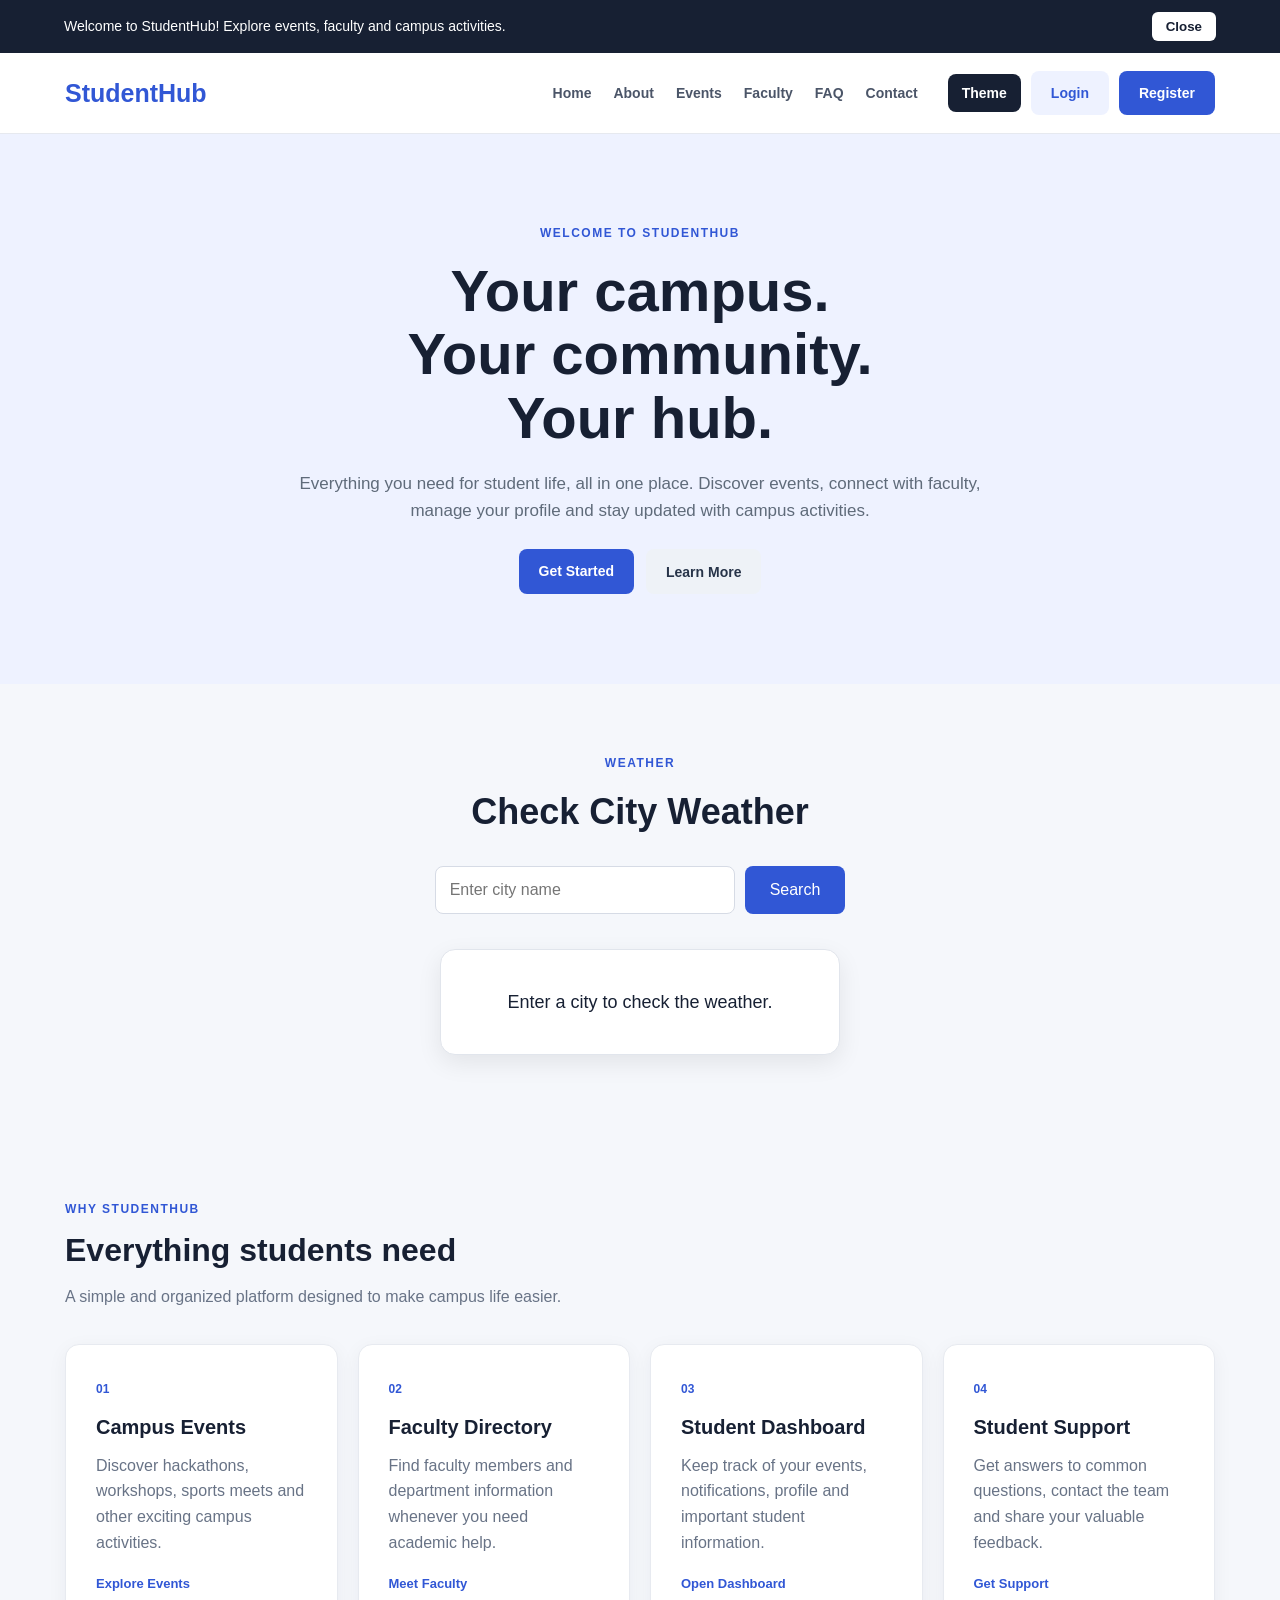
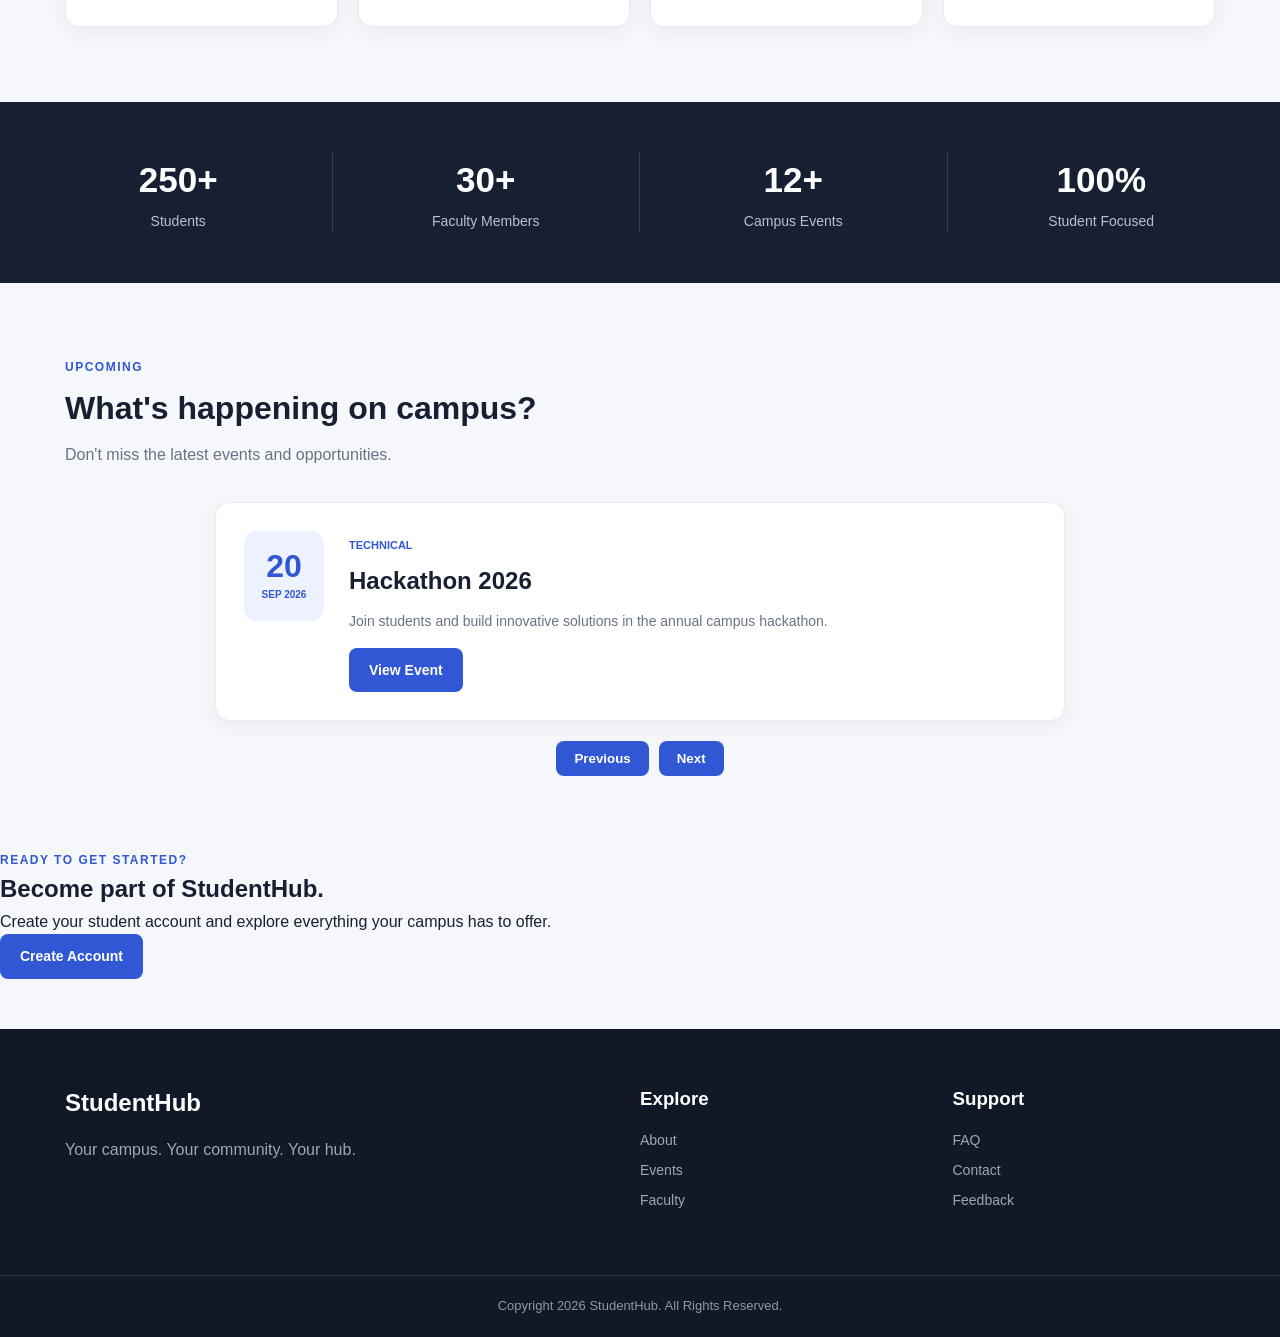
<file: index.html>
<!DOCTYPE html>
<html lang="en">
<head>
<meta charset="UTF-8">
<meta name="viewport" content="width=device-width, initial-scale=1.0">
<title>StudentHub</title>
<link rel="stylesheet" href="CSS/style.css">
</head>
<body>

<div class="notification-banner" id="notificationBanner">
<p>Welcome to StudentHub! Explore events, faculty and campus activities.</p>
<button id="closeNotification" aria-label="Close notification">Close</button>
</div>

<header class="site-header">
<div class="header-container">
<a href="index.html" class="logo">StudentHub</a>

<button class="menu-toggle" id="menuToggle" aria-label="Open navigation menu">Menu</button>

<nav class="main-nav" id="mainNav" aria-label="Main navigation">
<a href="index.html">Home</a>
<a href="about.html">About</a>
<a href="events.html">Events</a>
<a href="faculty.html">Faculty</a>
<a href="faq.html">FAQ</a>
<a href="contact.html">Contact</a>
</nav>

<div class="header-buttons">
<button class="theme-btn" id="themeToggle">Theme</button>
<a href="login.html" class="login-btn">Login</a>
<a href="register.html" class="register-btn">Register</a>
</div>

</div>
</header>

<main>

<section class="home-hero">
<div class="hero-content">
<p class="section-label">WELCOME TO STUDENTHUB</p>
<h1>Your campus.<br>Your community.<br>Your hub.</h1>
<p>Everything you need for student life, all in one place. Discover events, connect with faculty, manage your profile and stay updated with campus activities.</p>

<div class="hero-buttons">
<a href="register.html" class="primary-btn">Get Started</a>
<button class="secondary-btn" id="openModal">Learn More</button>
</div>
</div>
</section>

<section class="weather-section">

<p class="section-label">WEATHER</p>

<h2>Check City Weather</h2>

<div class="weather-search">

<input type="text" id="cityInput" placeholder="Enter city name">

<button id="weatherButton">Search</button>

</div>

<div id="weather">
<p>Enter a city to check the weather.</p>
</div>

</section>
<section class="content-section">

<div class="section-heading">
<p class="section-label">WHY STUDENTHUB</p>
<h2>Everything students need</h2>
<p>A simple and organized platform designed to make campus life easier.</p>
</div>

<div class="feature-grid">

<article class="feature-card">
<span>01</span>
<h3>Campus Events</h3>
<p>Discover hackathons, workshops, sports meets and other exciting campus activities.</p>
<a href="events.html">Explore Events</a>
</article>

<article class="feature-card">
<span>02</span>
<h3>Faculty Directory</h3>
<p>Find faculty members and department information whenever you need academic help.</p>
<a href="faculty.html">Meet Faculty</a>
</article>

<article class="feature-card">
<span>03</span>
<h3>Student Dashboard</h3>
<p>Keep track of your events, notifications, profile and important student information.</p>
<a href="login.html">Open Dashboard</a>
</article>

<article class="feature-card">
<span>04</span>
<h3>Student Support</h3>
<p>Get answers to common questions, contact the team and share your valuable feedback.</p>
<a href="contact.html">Get Support</a>
</article>

</div>
</section>


<section class="stats-section">

<div>
<strong>250+</strong>
<span>Students</span>
</div>

<div>
<strong>30+</strong>
<span>Faculty Members</span>
</div>

<div>
<strong>12+</strong>
<span>Campus Events</span>
</div>

<div>
<strong>100%</strong>
<span>Student Focused</span>
</div>

</section>


<section class="content-section">

<div class="section-heading">
<p class="section-label">UPCOMING</p>
<h2>What's happening on campus?</h2>
<p>Don't miss the latest events and opportunities.</p>
</div>

<div class="home-slider">

<div class="slider-item active">

<article class="full-event-card">

<div class="event-date-large">
<strong>20</strong>
<span>SEP 2026</span>
</div>

<div class="event-content">
<span class="event-category">TECHNICAL</span>
<h2>Hackathon 2026</h2>
<p>Join students and build innovative solutions in the annual campus hackathon.</p>
<a href="events.html" class="primary-btn">View Event</a>
</div>

</article>

</div>


<div class="slider-item">

<article class="full-event-card">

<div class="event-date-large">
<strong>15</strong>
<span>OCT 2026</span>
</div>

<div class="event-content">
<span class="event-category">WORKSHOP</span>
<h2>AI Workshop</h2>
<p>Learn the fundamentals of artificial intelligence through practical activities.</p>
<a href="events.html" class="primary-btn">View Event</a>
</div>

</article>

</div>


<div class="slider-controls">
<button id="prevSlide">Previous</button>
<button id="nextSlide">Next</button>
</div>

</div>
</section>


<section class="help-section">

<div>
<p class="section-label">READY TO GET STARTED?</p>
<h2>Become part of StudentHub.</h2>
<p>Create your student account and explore everything your campus has to offer.</p>
</div>

<div class="help-buttons">
<a href="register.html" class="primary-btn">Create Account</a>
</div>

</section>

</main>


<div class="modal" id="welcomeModal">

<div class="modal-content">

<button class="modal-close" id="closeModal" aria-label="Close popup">Close</button>

<p class="section-label">ABOUT STUDENTHUB</p>

<h2>Your complete student portal</h2>

<p>StudentHub helps students access campus events, faculty information, student services and important updates from one organized platform.</p>

<a href="about.html" class="primary-btn">Explore StudentHub</a>

</div>

</div>


<footer class="site-footer">

<div class="footer-container">

<div>
<h2>StudentHub</h2>
<p>Your campus. Your community. Your hub.</p>
</div>

<div>
<h3>Explore</h3>
<a href="about.html">About</a>
<a href="events.html">Events</a>
<a href="faculty.html">Faculty</a>
</div>

<div>
<h3>Support</h3>
<a href="faq.html">FAQ</a>
<a href="contact.html">Contact</a>
<a href="feedback.html">Feedback</a>
</div>

</div>

<div class="footer-bottom">
<p>Copyright 2026 StudentHub. All Rights Reserved.</p>
</div>

</footer>


<script src="JS/script.js"></script>
<script src="JS/weather.js"></script>

</body>
</html>
</file>
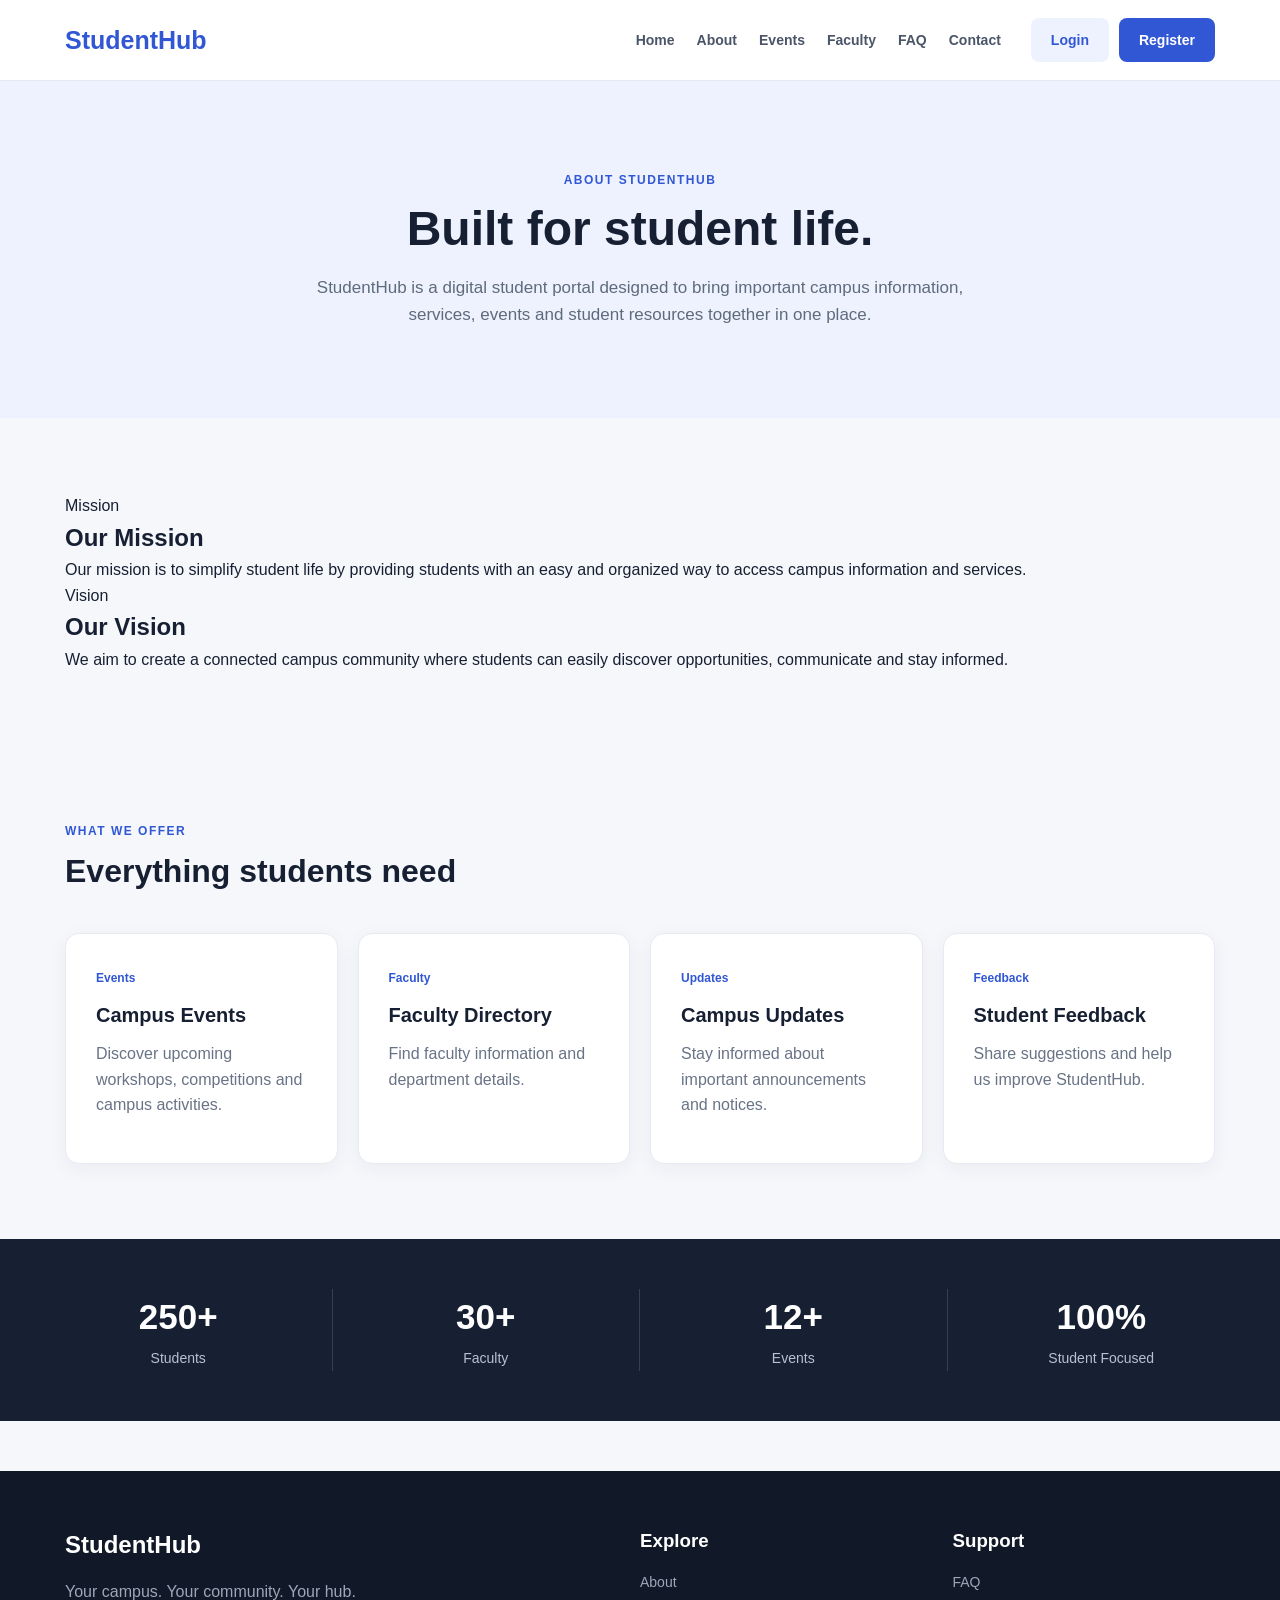
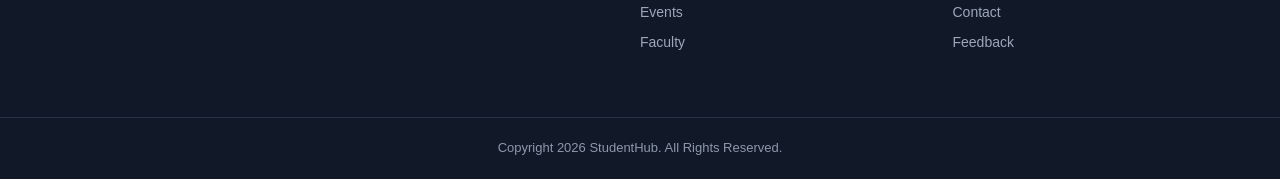
<file: about.html>
<!DOCTYPE html>
<html lang="en">
<head>
<meta charset="UTF-8">
<meta name="viewport" content="width=device-width, initial-scale=1.0">
<title>About | StudentHub</title>
<link rel="stylesheet" href="CSS/style.css">
</head>
<body>

<header class="site-header">
<div class="header-container">
<a href="index.html" class="logo">StudentHub</a>
<nav class="main-nav" aria-label="Main navigation">
<a href="index.html">Home</a>
<a href="about.html">About</a>
<a href="events.html">Events</a>
<a href="faculty.html">Faculty</a>
<a href="faq.html">FAQ</a>
<a href="contact.html">Contact</a>
</nav>
<div class="header-buttons">
<a href="login.html" class="login-btn">Login</a>
<a href="register.html" class="register-btn">Register</a>
</div>
</div>
</header>

<main>

<section class="page-hero">
<p class="section-label">ABOUT STUDENTHUB</p>
<h1>Built for student life.</h1>
<p>StudentHub is a digital student portal designed to bring important campus information, services, events and student resources together in one place.</p>
</section>

<section class="content-section">
<div class="content-grid">

<article class="info-card">
<span class="large-icon">Mission</span>
<h2>Our Mission</h2>
<p>Our mission is to simplify student life by providing students with an easy and organized way to access campus information and services.</p>
</article>

<article class="info-card">
<span class="large-icon">Vision</span>
<h2>Our Vision</h2>
<p>We aim to create a connected campus community where students can easily discover opportunities, communicate and stay informed.</p>
</article>

</div>
</section>

<section class="content-section">
<div class="section-heading">
<p class="section-label">WHAT WE OFFER</p>
<h2>Everything students need</h2>
</div>

<div class="feature-grid">

<article class="feature-card">
<span>Events</span>
<h3>Campus Events</h3>
<p>Discover upcoming workshops, competitions and campus activities.</p>
</article>

<article class="feature-card">
<span>Faculty</span>
<h3>Faculty Directory</h3>
<p>Find faculty information and department details.</p>
</article>

<article class="feature-card">
<span>Updates</span>
<h3>Campus Updates</h3>
<p>Stay informed about important announcements and notices.</p>
</article>

<article class="feature-card">
<span>Feedback</span>
<h3>Student Feedback</h3>
<p>Share suggestions and help us improve StudentHub.</p>
</article>

</div>
</section>

<section class="stats-section">

<div>
<strong>250+</strong>
<span>Students</span>
</div>

<div>
<strong>30+</strong>
<span>Faculty</span>
</div>

<div>
<strong>12+</strong>
<span>Events</span>
</div>

<div>
<strong>100%</strong>
<span>Student Focused</span>
</div>

</section>

</main>

<footer class="site-footer">

<div class="footer-container">

<div>
<h2>StudentHub</h2>
<p>Your campus. Your community. Your hub.</p>
</div>

<div>
<h3>Explore</h3>
<a href="about.html">About</a>
<a href="events.html">Events</a>
<a href="faculty.html">Faculty</a>
</div>

<div>
<h3>Support</h3>
<a href="faq.html">FAQ</a>
<a href="contact.html">Contact</a>
<a href="feedback.html">Feedback</a>
</div>

</div>

<div class="footer-bottom">
<p>Copyright 2026 StudentHub. All Rights Reserved.</p>
</div>

</footer>

</body>
</html>
</file>
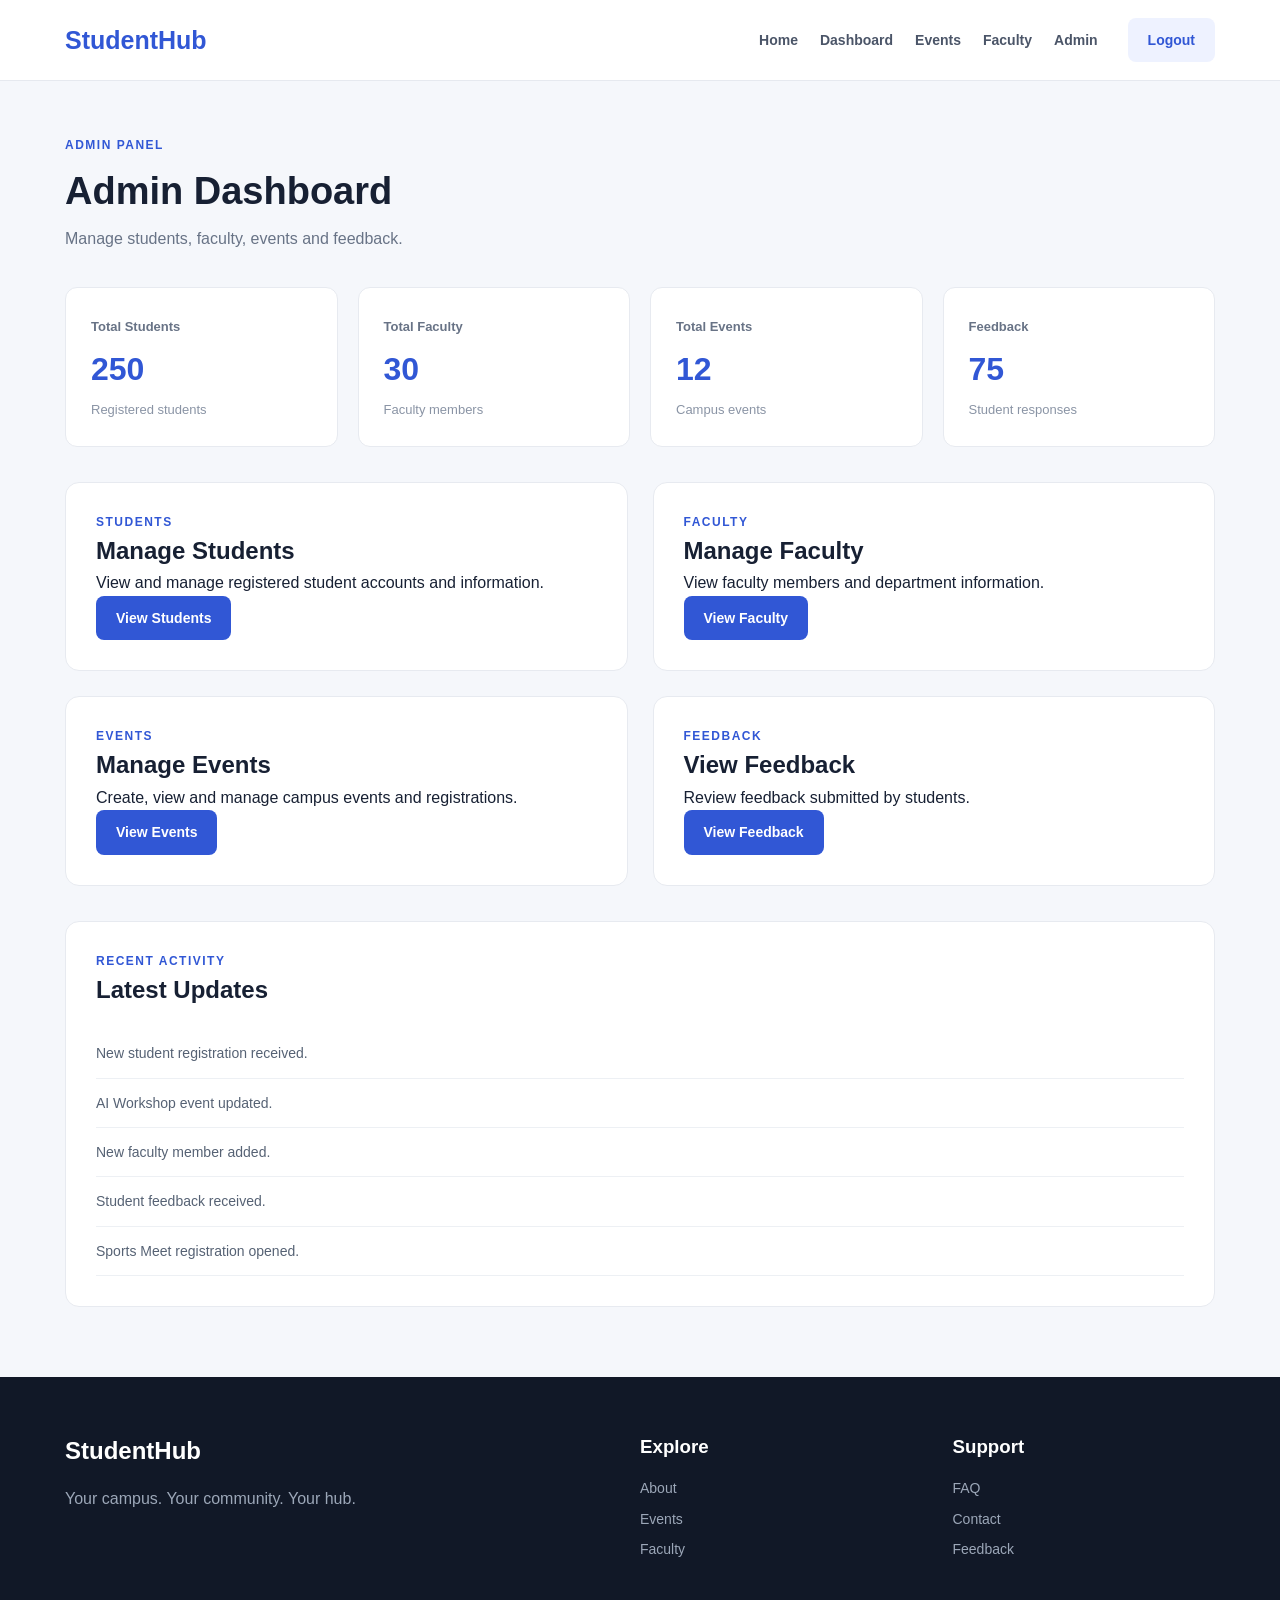
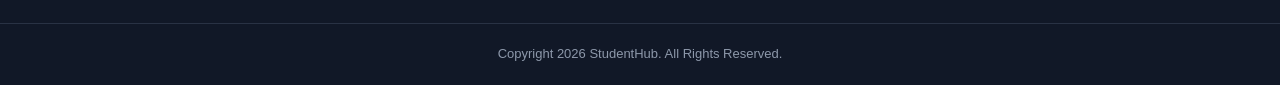
<file: admin.html>
<!DOCTYPE html>
<html lang="en">
<head>
<meta charset="UTF-8">
<meta name="viewport" content="width=device-width, initial-scale=1.0">
<title>Admin | StudentHub</title>
<link rel="stylesheet" href="CSS/style.css">
</head>
<body>

<header class="site-header">
<div class="header-container">
<a href="index.html" class="logo">StudentHub</a>
<nav class="main-nav" aria-label="Admin navigation">
<a href="index.html">Home</a>
<a href="dashboard.html">Dashboard</a>
<a href="events.html">Events</a>
<a href="faculty.html">Faculty</a>
<a href="admin.html">Admin</a>
</nav>
<div class="header-buttons">
<a href="index.html" class="login-btn">Logout</a>
</div>
</div>
</header>

<main>

<section class="admin-header">
<div>
<p class="section-label">ADMIN PANEL</p>
<h1>Admin Dashboard</h1>
<p>Manage students, faculty, events and feedback.</p>
</div>
</section>

<section class="admin-stats">

<div class="admin-stat">
<span>Total Students</span>
<strong>250</strong>
<p>Registered students</p>
</div>

<div class="admin-stat">
<span>Total Faculty</span>
<strong>30</strong>
<p>Faculty members</p>
</div>

<div class="admin-stat">
<span>Total Events</span>
<strong>12</strong>
<p>Campus events</p>
</div>

<div class="admin-stat">
<span>Feedback</span>
<strong>75</strong>
<p>Student responses</p>
</div>

</section>

<section class="admin-grid">

<div class="admin-card">
<p class="section-label">STUDENTS</p>
<h2>Manage Students</h2>
<p>View and manage registered student accounts and information.</p>
<a href="dashboard.html" class="primary-btn">View Students</a>
</div>

<div class="admin-card">
<p class="section-label">FACULTY</p>
<h2>Manage Faculty</h2>
<p>View faculty members and department information.</p>
<a href="faculty.html" class="primary-btn">View Faculty</a>
</div>

<div class="admin-card">
<p class="section-label">EVENTS</p>
<h2>Manage Events</h2>
<p>Create, view and manage campus events and registrations.</p>
<a href="events.html" class="primary-btn">View Events</a>
</div>

<div class="admin-card">
<p class="section-label">FEEDBACK</p>
<h2>View Feedback</h2>
<p>Review feedback submitted by students.</p>
<a href="feedback.html" class="primary-btn">View Feedback</a>
</div>

</section>

<section class="admin-card recent-section">

<div class="card-heading">
<div>
<p class="section-label">RECENT ACTIVITY</p>
<h2>Latest Updates</h2>
</div>
</div>

<ul class="activity-list">
<li>New student registration received.</li>
<li>AI Workshop event updated.</li>
<li>New faculty member added.</li>
<li>Student feedback received.</li>
<li>Sports Meet registration opened.</li>
</ul>

</section>

</main>

<footer class="site-footer">
<div class="footer-container">
<div>
<h2>StudentHub</h2>
<p>Your campus. Your community. Your hub.</p>
</div>
<div>
<h3>Explore</h3>
<a href="about.html">About</a>
<a href="events.html">Events</a>
<a href="faculty.html">Faculty</a>
</div>
<div>
<h3>Support</h3>
<a href="faq.html">FAQ</a>
<a href="contact.html">Contact</a>
<a href="feedback.html">Feedback</a>
</div>
</div>
<div class="footer-bottom">
<p>Copyright 2026 StudentHub. All Rights Reserved.</p>
</div>
</footer>

</body>
</html>
</file>
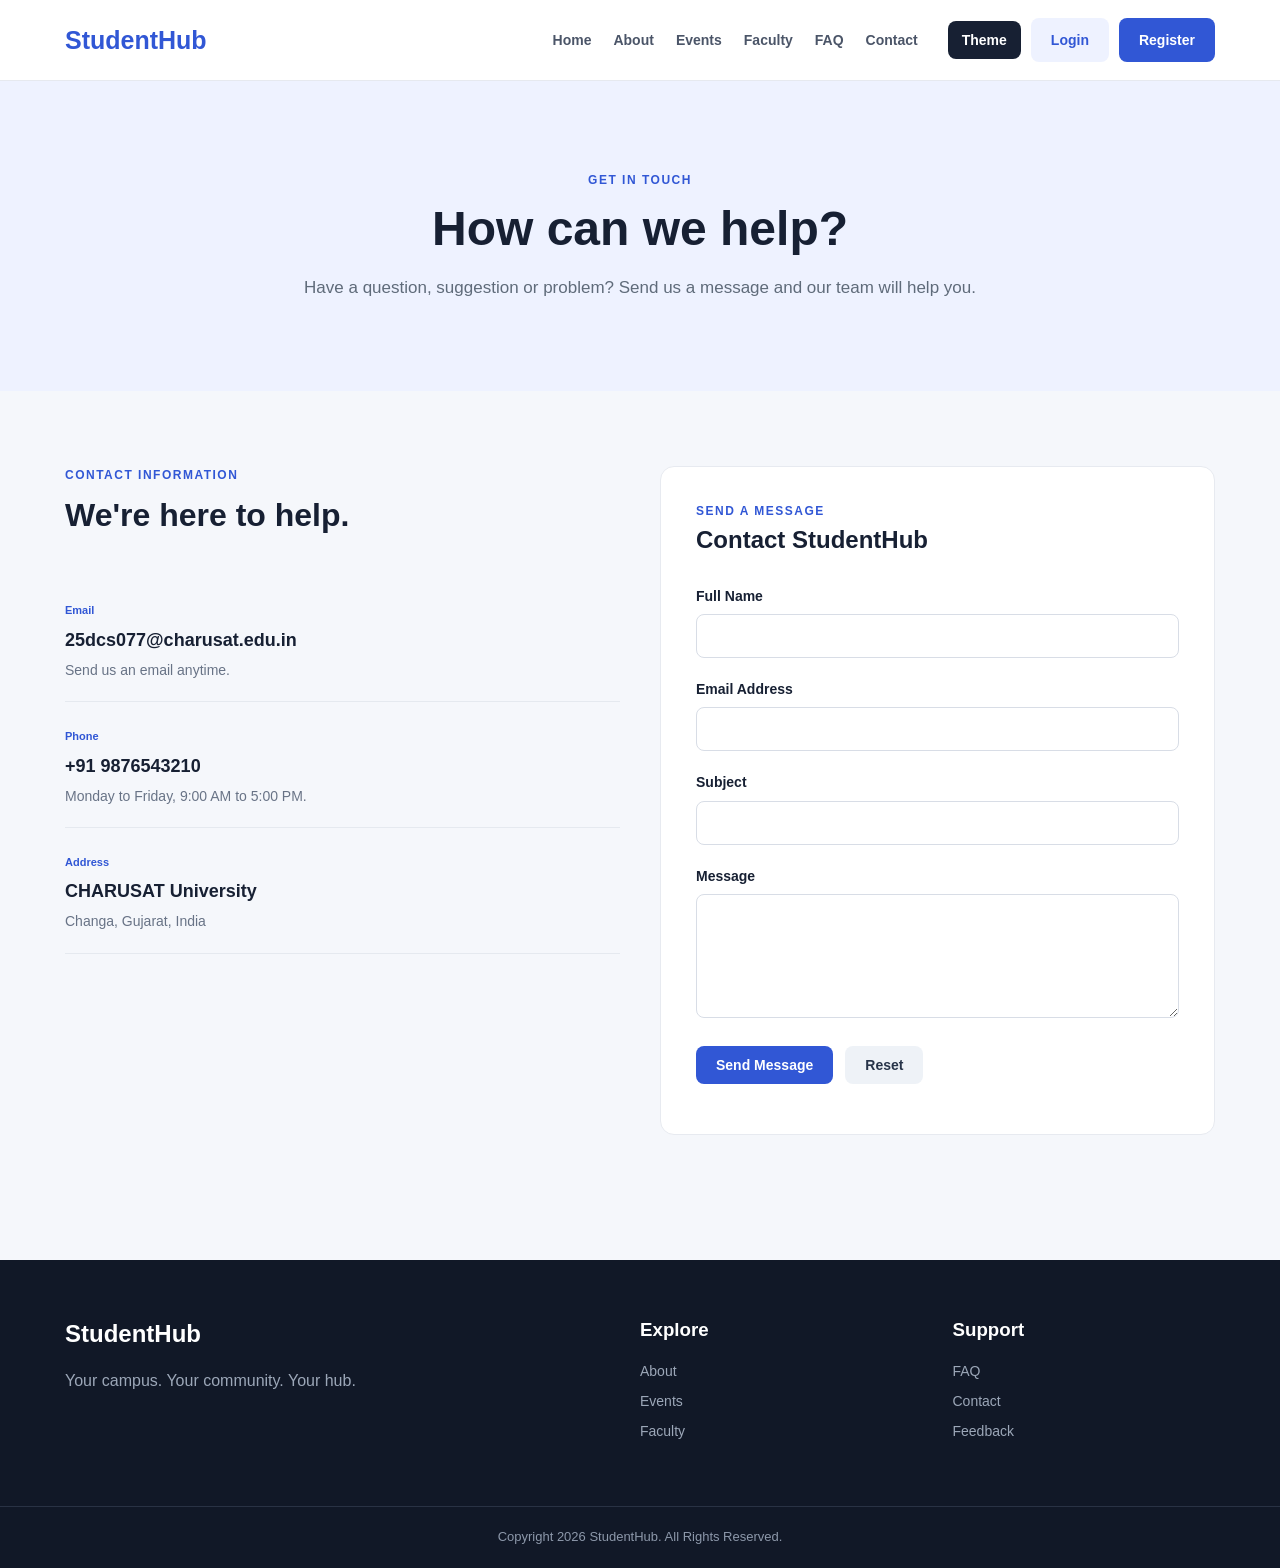
<file: contact.html>
<!DOCTYPE html>
<html lang="en">
<head>
<meta charset="UTF-8">
<meta name="viewport" content="width=device-width, initial-scale=1.0">
<title>Contact | StudentHub</title>
<link rel="stylesheet" href="CSS/style.css">
</head>
<body>

<header class="site-header">
<div class="header-container">
<a href="index.html" class="logo">StudentHub</a>

<button class="menu-toggle" id="menuToggle" aria-label="Open navigation menu">Menu</button>

<nav class="main-nav" id="mainNav" aria-label="Main navigation">
<a href="index.html">Home</a>
<a href="about.html">About</a>
<a href="events.html">Events</a>
<a href="faculty.html">Faculty</a>
<a href="faq.html">FAQ</a>
<a href="contact.html">Contact</a>
</nav>

<div class="header-buttons">
<button class="theme-btn" id="themeToggle">Theme</button>
<a href="login.html" class="login-btn">Login</a>
<a href="register.html" class="register-btn">Register</a>
</div>
</div>
</header>

<main>

<section class="page-hero">
<p class="section-label">GET IN TOUCH</p>
<h1>How can we help?</h1>
<p>Have a question, suggestion or problem? Send us a message and our team will help you.</p>
</section>

<section class="contact-section">

<div class="contact-grid">

<div class="contact-info">

<div class="section-heading">
<p class="section-label">CONTACT INFORMATION</p>
<h2>We're here to help.</h2>
</div>

<div class="contact-item">
<span>Email</span>
<h3>25dcs077@charusat.edu.in</h3>
<p>Send us an email anytime.</p>
</div>

<div class="contact-item">
<span>Phone</span>
<h3>+91 9876543210</h3>
<p>Monday to Friday, 9:00 AM to 5:00 PM.</p>
</div>

<div class="contact-item">
<span>Address</span>
<h3>CHARUSAT University</h3>
<p>Changa, Gujarat, India</p>
</div>

</div>

<div class="contact-form-card">

<p class="section-label">SEND A MESSAGE</p>
<h2>Contact StudentHub</h2>

<form class="student-form" id="contactForm">

<div class="form-group">
<label for="name">Full Name</label>
<input type="text" id="name" name="name" required>
</div>

<div class="form-group">
<label for="email">Email Address</label>
<input type="email" id="email" name="email" required>
</div>

<div class="form-group">
<label for="subject">Subject</label>
<input type="text" id="subject" name="subject" required>
</div>

<div class="form-group">
<label for="message">Message</label>
<textarea id="message" name="message" rows="6" required></textarea>
</div>

<div class="form-actions">
<button type="submit" class="primary-btn">Send Message</button>
<button type="reset" class="secondary-btn">Reset</button>
</div>

<p id="contactMessage" class="form-message"></p>

</form>

</div>

</div>
</section>

</main>

<footer class="site-footer">
<div class="footer-container">

<div>
<h2>StudentHub</h2>
<p>Your campus. Your community. Your hub.</p>
</div>

<div>
<h3>Explore</h3>
<a href="about.html">About</a>
<a href="events.html">Events</a>
<a href="faculty.html">Faculty</a>
</div>

<div>
<h3>Support</h3>
<a href="faq.html">FAQ</a>
<a href="contact.html">Contact</a>
<a href="feedback.html">Feedback</a>
</div>

</div>

<div class="footer-bottom">
<p>Copyright 2026 StudentHub. All Rights Reserved.</p>
</div>
</footer>

<script src="JS/script.js"></script>

</body>
</html>
</file>
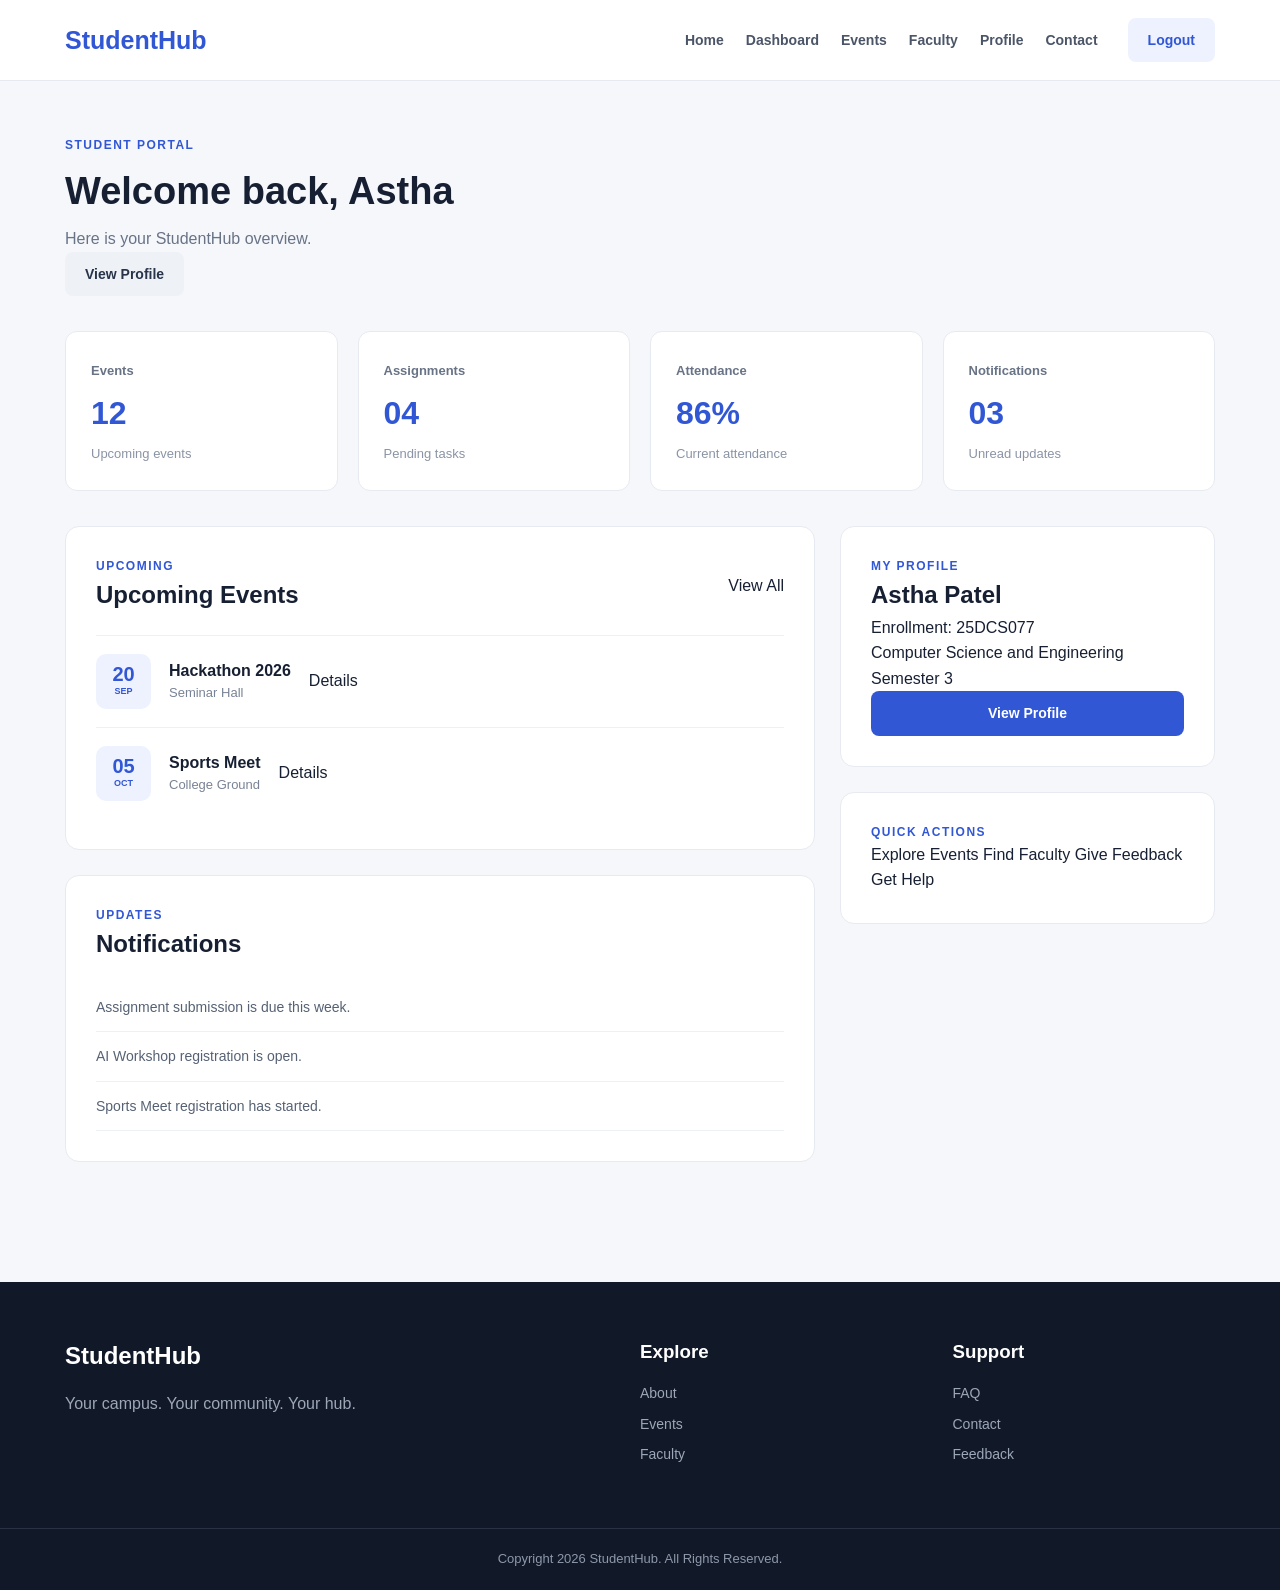
<file: dashboard.html>
<!DOCTYPE html>
<html lang="en">
<head>
<meta charset="UTF-8">
<meta name="viewport" content="width=device-width, initial-scale=1.0">
<title>Dashboard | StudentHub</title>
<link rel="stylesheet" href="CSS/style.css">
</head>
<body>

<header class="site-header">
<div class="header-container">
<a href="index.html" class="logo">StudentHub</a>
<nav class="main-nav" aria-label="Main navigation">
<a href="index.html">Home</a>
<a href="dashboard.html">Dashboard</a>
<a href="events.html">Events</a>
<a href="faculty.html">Faculty</a>
<a href="profile.html">Profile</a>
<a href="contact.html">Contact</a>
</nav>
<div class="header-buttons">
<a href="index.html" class="login-btn">Logout</a>
</div>
</div>
</header>

<main>

<section class="dashboard-header">
<div>
<p class="section-label">STUDENT PORTAL</p>
<h1>Welcome back, Astha</h1>
<p>Here is your StudentHub overview.</p>
</div>
<a href="profile.html" class="secondary-btn">View Profile</a>
</section>

<section class="dashboard-stats">

<div class="dashboard-stat">
<span>Events</span>
<strong>12</strong>
<p>Upcoming events</p>
</div>

<div class="dashboard-stat">
<span>Assignments</span>
<strong>04</strong>
<p>Pending tasks</p>
</div>

<div class="dashboard-stat">
<span>Attendance</span>
<strong>86%</strong>
<p>Current attendance</p>
</div>

<div class="dashboard-stat">
<span>Notifications</span>
<strong>03</strong>
<p>Unread updates</p>
</div>

</section>

<section class="dashboard-grid">

<div class="dashboard-main">

<div class="dashboard-card">
<div class="card-heading">
<div>
<p class="section-label">UPCOMING</p>
<h2>Upcoming Events</h2>
</div>
<a href="events.html">View All</a>
</div>

<article class="dashboard-event">
<div class="event-date">
<strong>20</strong>
<span>SEP</span>
</div>
<div>
<h3>Hackathon 2026</h3>
<p>Seminar Hall</p>
</div>
<a href="events.html">Details</a>
</article>

<article class="dashboard-event">
<div class="event-date">
<strong>05</strong>
<span>OCT</span>
</div>
<div>
<h3>Sports Meet</h3>
<p>College Ground</p>
</div>
<a href="events.html">Details</a>
</article>

</div>

<div class="dashboard-card">
<div class="card-heading">
<div>
<p class="section-label">UPDATES</p>
<h2>Notifications</h2>
</div>
</div>

<ul class="notification-list">
<li>Assignment submission is due this week.</li>
<li>AI Workshop registration is open.</li>
<li>Sports Meet registration has started.</li>
</ul>

</div>

</div>

<aside class="dashboard-sidebar">

<div class="dashboard-card">
<p class="section-label">MY PROFILE</p>
<h2>Astha Patel</h2>
<p>Enrollment: 25DCS077</p>
<p>Computer Science and Engineering</p>
<p>Semester 3</p>
<a href="profile.html" class="primary-btn full-btn">View Profile</a>
</div>

<div class="dashboard-card">
<p class="section-label">QUICK ACTIONS</p>
<a href="events.html" class="dashboard-link">Explore Events</a>
<a href="faculty.html" class="dashboard-link">Find Faculty</a>
<a href="feedback.html" class="dashboard-link">Give Feedback</a>
<a href="contact.html" class="dashboard-link">Get Help</a>
</div>

</aside>

</section>

</main>

<footer class="site-footer">
<div class="footer-container">
<div>
<h2>StudentHub</h2>
<p>Your campus. Your community. Your hub.</p>
</div>
<div>
<h3>Explore</h3>
<a href="about.html">About</a>
<a href="events.html">Events</a>
<a href="faculty.html">Faculty</a>
</div>
<div>
<h3>Support</h3>
<a href="faq.html">FAQ</a>
<a href="contact.html">Contact</a>
<a href="feedback.html">Feedback</a>
</div>
</div>
<div class="footer-bottom">
<p>Copyright 2026 StudentHub. All Rights Reserved.</p>
</div>
</footer>

</body>
</html>
</file>
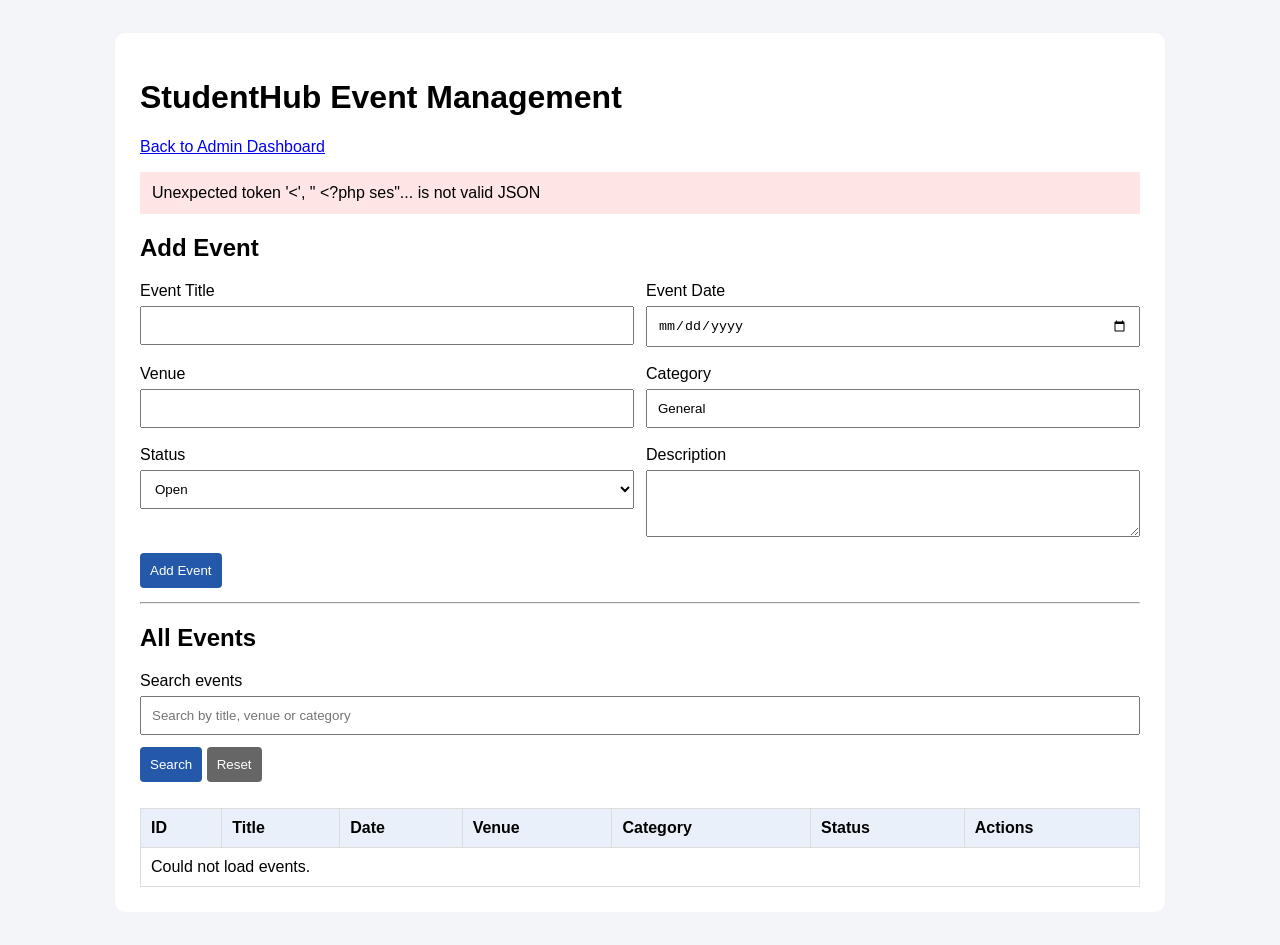
<file: event_api.html>
<!DOCTYPE html>
<html lang="en">
<head>
    <meta charset="UTF-8">
    <meta name="viewport" content="width=device-width, initial-scale=1">
    <title>StudentHub - AJAX Event CRUD</title>
    <style>
        body {
            font-family: Arial, sans-serif;
            background: #f3f5f9;
            padding: 25px;
        }
        .container {
            max-width: 1000px;
            margin: auto;
            background: white;
            padding: 25px;
            border-radius: 10px;
        }
        input, select, textarea, button {
            padding: 10px;
            margin: 6px 0;
            box-sizing: border-box;
            max-width: 100%;
        }
        input, select, textarea { width: 100%; }
        button {
            background: #2459a9;
            color: white;
            border: 0;
            cursor: pointer;
            border-radius: 4px;
        }
        .delete { background: #c62828; }
        .cancel { background: #666; }
        .message { padding: 12px; background: #e4f7e8; margin: 12px 0; }
        .error { padding: 12px; background: #ffe5e5; margin: 12px 0; }
        .form-grid {
            display: grid;
            grid-template-columns: 1fr 1fr;
            gap: 12px;
        }
        table {
            width: 100%;
            border-collapse: collapse;
            margin-top: 20px;
        }
        th, td { border: 1px solid #ddd; padding: 10px; text-align: left; }
        th { background: #eaf0fa; }
        @media(max-width: 650px) {
            .form-grid { grid-template-columns: 1fr; }
            table { display: block; overflow-x: auto; }
        }
    </style>
</head>
<body>
<div class="container">
    <h1>StudentHub Event Management</h1>

    <p><a href="admin_dashboard.php">Back to Admin Dashboard</a></p>

    <div id="message" role="status" aria-live="polite"></div>

    <h2 id="formTitle">Add Event</h2>

    <form id="eventForm">
        <input type="hidden" id="event_id">

        <div class="form-grid">
            <div>
                <label for="title">Event Title</label>
                <input id="title" maxlength="150" required>
            </div>

            <div>
                <label for="event_date">Event Date</label>
                <input type="date" id="event_date" required>
            </div>

            <div>
                <label for="venue">Venue</label>
                <input id="venue" maxlength="150" required>
            </div>

            <div>
                <label for="category">Category</label>
                <input id="category" maxlength="100" value="General" required>
            </div>

            <div>
                <label for="status">Status</label>
                <select id="status">
                    <option value="Open">Open</option>
                    <option value="Closed">Closed</option>
                </select>
            </div>

            <div>
                <label for="description">Description</label>
                <textarea id="description" rows="3"></textarea>
            </div>
        </div>

        <button type="submit" id="saveButton">Add Event</button>
        <button type="button" id="cancelButton" class="cancel" hidden>
            Cancel Edit
        </button>
    </form>

    <hr>

    <h2>All Events</h2>

    <label for="search">Search events</label>
    <input type="search" id="search" placeholder="Search by title, venue or category">

    <button type="button" id="searchButton">Search</button>
    <button type="button" id="resetButton" class="cancel">Reset</button>

    <p id="loading" hidden>Loading events...</p>

    <div style="overflow-x:auto">
        <table>
            <thead>
            <tr>
                <th>ID</th>
                <th>Title</th>
                <th>Date</th>
                <th>Venue</th>
                <th>Category</th>
                <th>Status</th>
                <th>Actions</th>
            </tr>
            </thead>
            <tbody id="eventTable">
                <tr><td colspan="7">Loading events...</td></tr>
            </tbody>
        </table>
    </div>
</div>

<script src="event_api.js"></script>
</body>
</html>
</file>
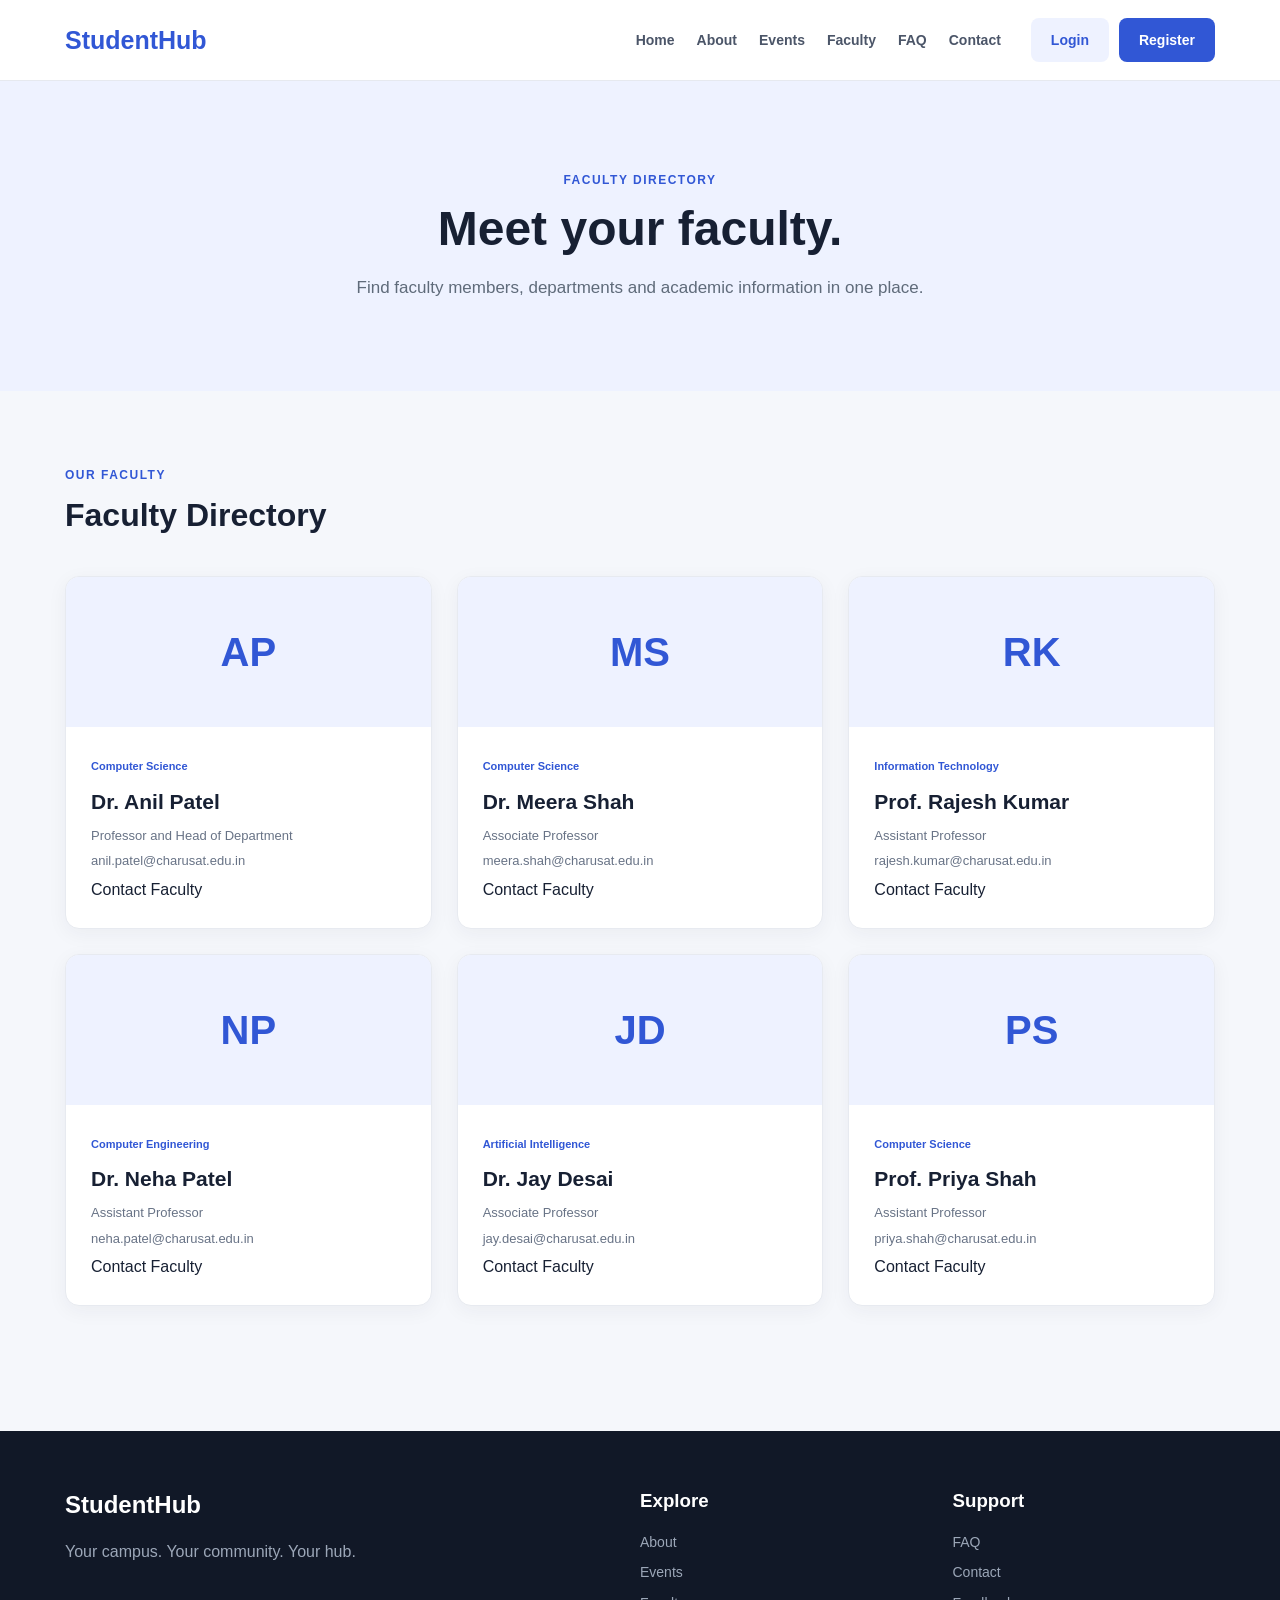
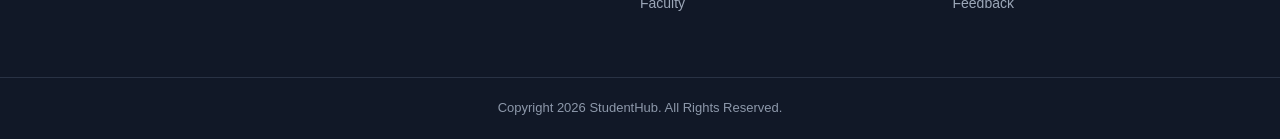
<file: faculty.html>
<!DOCTYPE html>
<html lang="en">
<head>
<meta charset="UTF-8">
<meta name="viewport" content="width=device-width, initial-scale=1.0">
<title>Faculty | StudentHub</title>
<link rel="stylesheet" href="CSS/style.css">
</head>
<body>

<header class="site-header">
<div class="header-container">
<a href="index.html" class="logo">StudentHub</a>
<nav class="main-nav" aria-label="Main navigation">
<a href="index.html">Home</a>
<a href="about.html">About</a>
<a href="events.html">Events</a>
<a href="faculty.html">Faculty</a>
<a href="faq.html">FAQ</a>
<a href="contact.html">Contact</a>
</nav>
<div class="header-buttons">
<a href="login.html" class="login-btn">Login</a>
<a href="register.html" class="register-btn">Register</a>
</div>
</div>
</header>

<main>

<section class="page-hero">
<p class="section-label">FACULTY DIRECTORY</p>
<h1>Meet your faculty.</h1>
<p>Find faculty members, departments and academic information in one place.</p>
</section>

<section class="faculty-section">

<div class="section-heading">
<p class="section-label">OUR FACULTY</p>
<h2>Faculty Directory</h2>
</div>

<div class="faculty-grid">

<article class="faculty-card">
<div class="faculty-photo">AP</div>
<div class="faculty-info">
<span>Computer Science</span>
<h2>Dr. Anil Patel</h2>
<p>Professor and Head of Department</p>
<p>anil.patel@charusat.edu.in</p>
<a href="contact.html">Contact Faculty</a>
</div>
</article>

<article class="faculty-card">
<div class="faculty-photo">MS</div>
<div class="faculty-info">
<span>Computer Science</span>
<h2>Dr. Meera Shah</h2>
<p>Associate Professor</p>
<p>meera.shah@charusat.edu.in</p>
<a href="contact.html">Contact Faculty</a>
</div>
</article>

<article class="faculty-card">
<div class="faculty-photo">RK</div>
<div class="faculty-info">
<span>Information Technology</span>
<h2>Prof. Rajesh Kumar</h2>
<p>Assistant Professor</p>
<p>rajesh.kumar@charusat.edu.in</p>
<a href="contact.html">Contact Faculty</a>
</div>
</article>

<article class="faculty-card">
<div class="faculty-photo">NP</div>
<div class="faculty-info">
<span>Computer Engineering</span>
<h2>Dr. Neha Patel</h2>
<p>Assistant Professor</p>
<p>neha.patel@charusat.edu.in</p>
<a href="contact.html">Contact Faculty</a>
</div>
</article>

<article class="faculty-card">
<div class="faculty-photo">JD</div>
<div class="faculty-info">
<span>Artificial Intelligence</span>
<h2>Dr. Jay Desai</h2>
<p>Associate Professor</p>
<p>jay.desai@charusat.edu.in</p>
<a href="contact.html">Contact Faculty</a>
</div>
</article>

<article class="faculty-card">
<div class="faculty-photo">PS</div>
<div class="faculty-info">
<span>Computer Science</span>
<h2>Prof. Priya Shah</h2>
<p>Assistant Professor</p>
<p>priya.shah@charusat.edu.in</p>
<a href="contact.html">Contact Faculty</a>
</div>
</article>

</div>

</section>

</main>

<footer class="site-footer">
<div class="footer-container">
<div>
<h2>StudentHub</h2>
<p>Your campus. Your community. Your hub.</p>
</div>
<div>
<h3>Explore</h3>
<a href="about.html">About</a>
<a href="events.html">Events</a>
<a href="faculty.html">Faculty</a>
</div>
<div>
<h3>Support</h3>
<a href="faq.html">FAQ</a>
<a href="contact.html">Contact</a>
<a href="feedback.html">Feedback</a>
</div>
</div>
<div class="footer-bottom">
<p>Copyright 2026 StudentHub. All Rights Reserved.</p>
</div>
</footer>

</body>
</html>
</file>
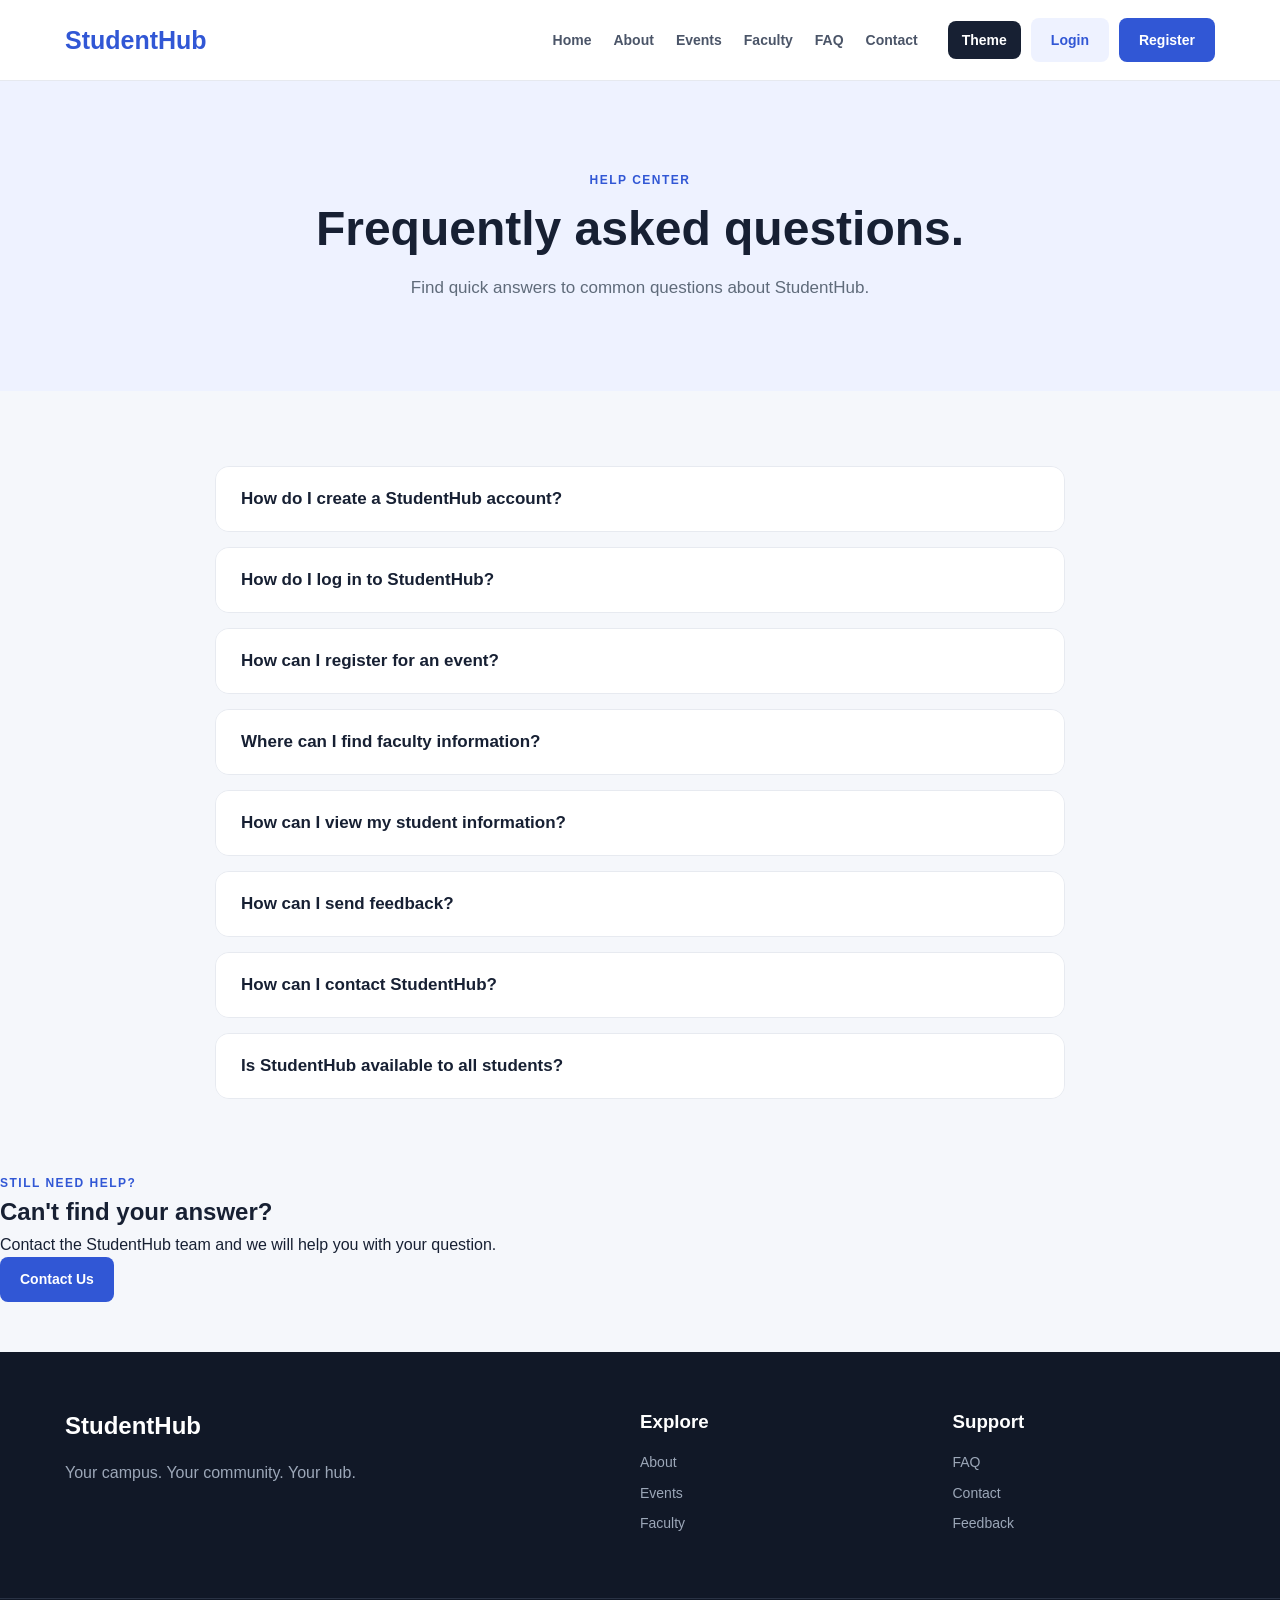
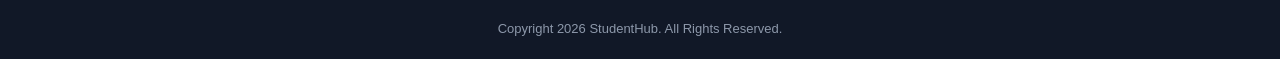
<file: faq.html>
<!DOCTYPE html>
<html lang="en">
<head>
<meta charset="UTF-8">
<meta name="viewport" content="width=device-width, initial-scale=1.0">
<title>FAQ | StudentHub</title>
<link rel="stylesheet" href="CSS/style.css">
</head>
<body>

<header class="site-header">
<div class="header-container">
<a href="index.html" class="logo">StudentHub</a>

<button class="menu-toggle" id="menuToggle" aria-label="Open navigation menu">Menu</button>

<nav class="main-nav" id="mainNav" aria-label="Main navigation">
<a href="index.html">Home</a>
<a href="about.html">About</a>
<a href="events.html">Events</a>
<a href="faculty.html">Faculty</a>
<a href="faq.html">FAQ</a>
<a href="contact.html">Contact</a>
</nav>

<div class="header-buttons">
<button class="theme-btn" id="themeToggle">Theme</button>
<a href="login.html" class="login-btn">Login</a>
<a href="register.html" class="register-btn">Register</a>
</div>
</div>
</header>

<main>

<section class="page-hero">
<p class="section-label">HELP CENTER</p>
<h1>Frequently asked questions.</h1>
<p>Find quick answers to common questions about StudentHub.</p>
</section>

<section class="faq-section">
<div class="faq-container">

<article class="faq-item">
<button class="faq-question">How do I create a StudentHub account?</button>
<div class="faq-answer">
<p>Open the Register page, enter your student information and create your account using the registration form.</p>
</div>
</article>

<article class="faq-item">
<button class="faq-question">How do I log in to StudentHub?</button>
<div class="faq-answer">
<p>Open the Login page and enter your registered email address and password.</p>
</div>
</article>

<article class="faq-item">
<button class="faq-question">How can I register for an event?</button>
<div class="faq-answer">
<p>Open the Events page, select the event you are interested in and click the Register Now button.</p>
</div>
</article>

<article class="faq-item">
<button class="faq-question">Where can I find faculty information?</button>
<div class="faq-answer">
<p>Open the Faculty page to view faculty members, departments and contact information.</p>
</div>
</article>

<article class="faq-item">
<button class="faq-question">How can I view my student information?</button>
<div class="faq-answer">
<p>After logging in, open your Dashboard or Profile page to view your student information.</p>
</div>
</article>

<article class="faq-item">
<button class="faq-question">How can I send feedback?</button>
<div class="faq-answer">
<p>Open the Feedback page, select your rating, write your feedback and submit the form.</p>
</div>
</article>

<article class="faq-item">
<button class="faq-question">How can I contact StudentHub?</button>
<div class="faq-answer">
<p>Visit the Contact page and use the contact form or the provided contact information.</p>
</div>
</article>

<article class="faq-item">
<button class="faq-question">Is StudentHub available to all students?</button>
<div class="faq-answer">
<p>StudentHub is designed as a central student portal for accessing campus information, events and student services.</p>
</div>
</article>

</div>
</section>

<section class="help-section">
<div>
<p class="section-label">STILL NEED HELP?</p>
<h2>Can't find your answer?</h2>
<p>Contact the StudentHub team and we will help you with your question.</p>
</div>

<div class="help-buttons">
<a href="contact.html" class="primary-btn">Contact Us</a>
</div>
</section>

</main>

<footer class="site-footer">
<div class="footer-container">

<div>
<h2>StudentHub</h2>
<p>Your campus. Your community. Your hub.</p>
</div>

<div>
<h3>Explore</h3>
<a href="about.html">About</a>
<a href="events.html">Events</a>
<a href="faculty.html">Faculty</a>
</div>

<div>
<h3>Support</h3>
<a href="faq.html">FAQ</a>
<a href="contact.html">Contact</a>
<a href="feedback.html">Feedback</a>
</div>

</div>

<div class="footer-bottom">
<p>Copyright 2026 StudentHub. All Rights Reserved.</p>
</div>
</footer>

<script src="JS/script.js"></script>

</body>
</html>
</file>
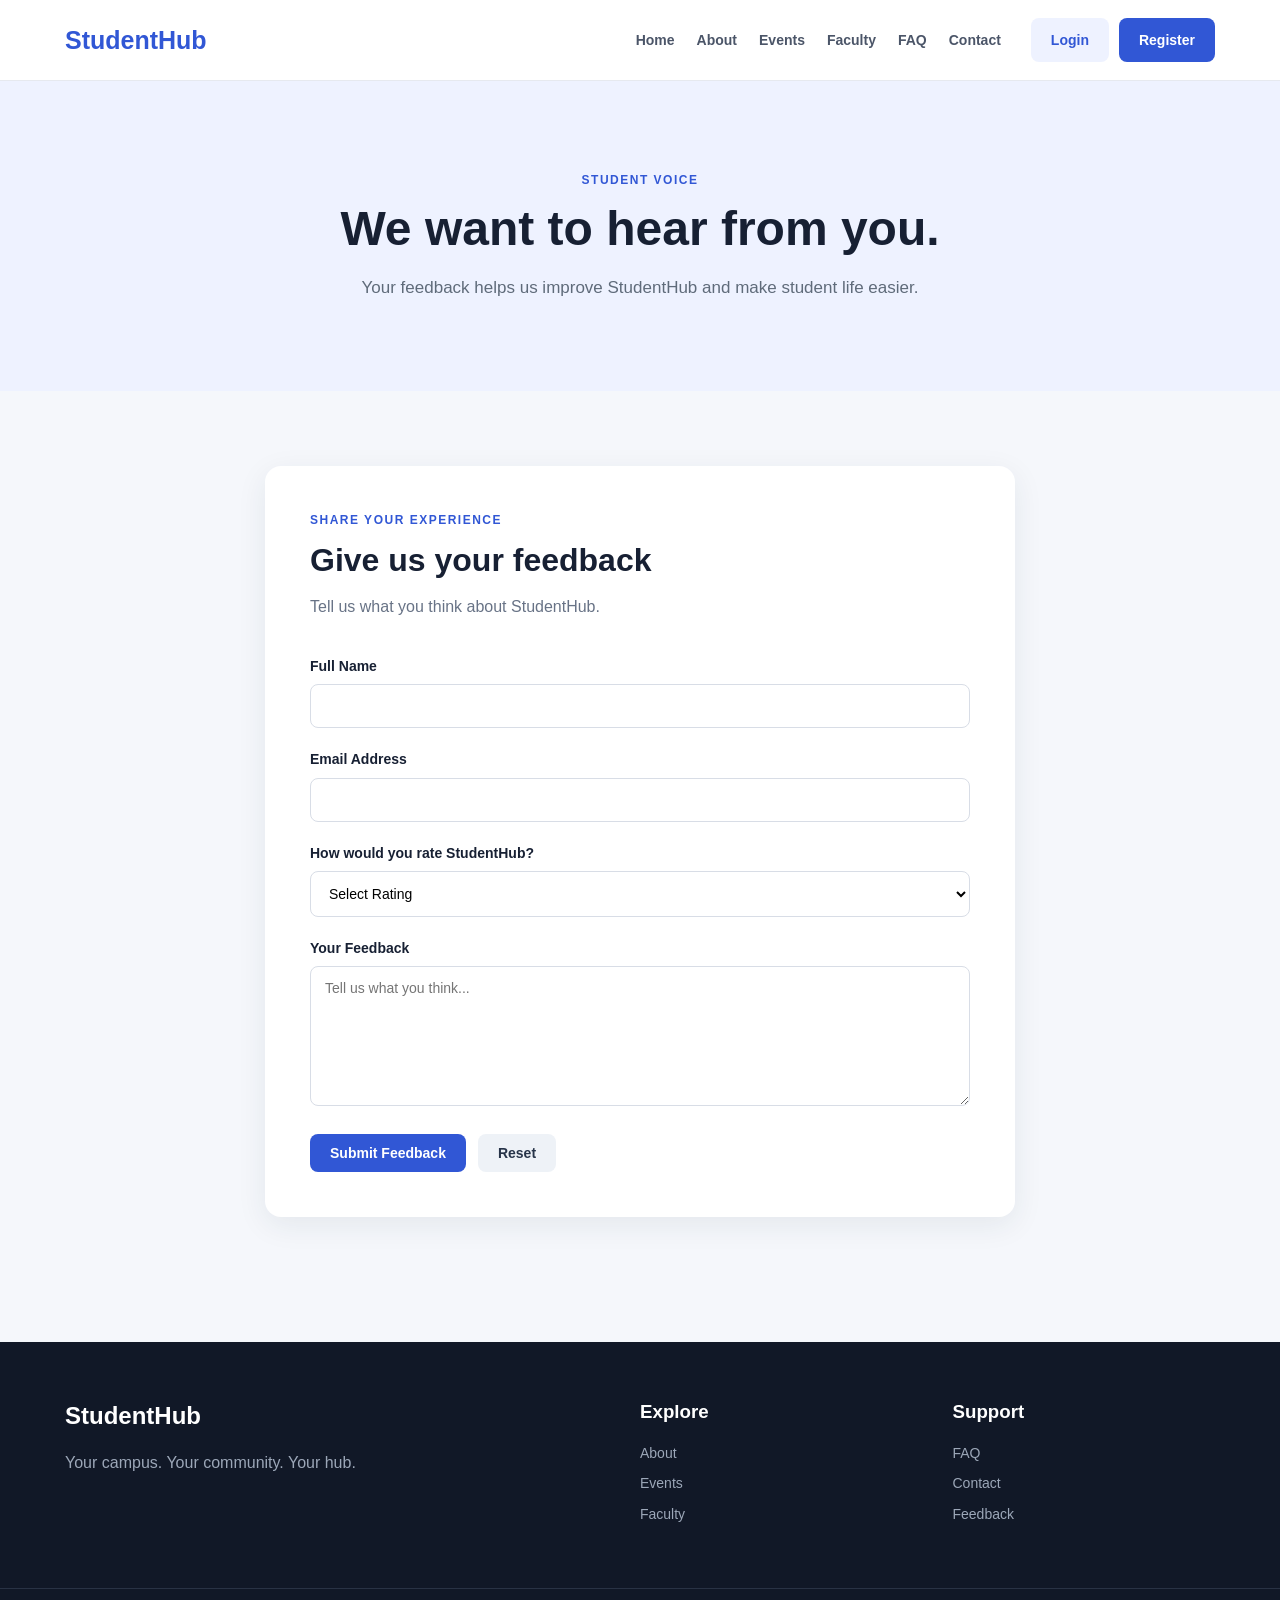
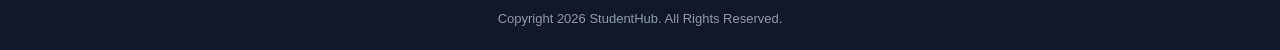
<file: feedback.html>
<!DOCTYPE html>
<html lang="en">
<head>
<meta charset="UTF-8">
<meta name="viewport" content="width=device-width, initial-scale=1.0">
<title>Feedback | StudentHub</title>
<link rel="stylesheet" href="CSS/style.css">
</head>
<body>

<header class="site-header">
<div class="header-container">
<a href="index.html" class="logo">StudentHub</a>
<nav class="main-nav" aria-label="Main navigation">
<a href="index.html">Home</a>
<a href="about.html">About</a>
<a href="events.html">Events</a>
<a href="faculty.html">Faculty</a>
<a href="faq.html">FAQ</a>
<a href="contact.html">Contact</a>
</nav>
<div class="header-buttons">
<a href="login.html" class="login-btn">Login</a>
<a href="register.html" class="register-btn">Register</a>
</div>
</div>
</header>

<main>

<section class="page-hero">
<p class="section-label">STUDENT VOICE</p>
<h1>We want to hear from you.</h1>
<p>Your feedback helps us improve StudentHub and make student life easier.</p>
</section>

<section class="feedback-section">

<div class="feedback-card">

<div class="section-heading">
<p class="section-label">SHARE YOUR EXPERIENCE</p>
<h2>Give us your feedback</h2>
<p>Tell us what you think about StudentHub.</p>
</div>

<form class="student-form">

<div class="form-group">
<label for="name">Full Name</label>
<input type="text" id="name" name="name" required>
</div>

<div class="form-group">
<label for="email">Email Address</label>
<input type="email" id="email" name="email" required>
</div>

<div class="form-group">
<label for="rating">How would you rate StudentHub?</label>
<select id="rating" name="rating" required>
<option value="">Select Rating</option>
<option>Excellent</option>
<option>Good</option>
<option>Average</option>
<option>Poor</option>
</select>
</div>

<div class="form-group">
<label for="message">Your Feedback</label>
<textarea id="message" name="message" rows="7" placeholder="Tell us what you think..." required></textarea>
</div>

<div class="form-actions">
<button type="submit" class="primary-btn">Submit Feedback</button>
<button type="reset" class="secondary-btn">Reset</button>
</div>

</form>

</div>

</section>

</main>

<footer class="site-footer">
<div class="footer-container">
<div>
<h2>StudentHub</h2>
<p>Your campus. Your community. Your hub.</p>
</div>
<div>
<h3>Explore</h3>
<a href="about.html">About</a>
<a href="events.html">Events</a>
<a href="faculty.html">Faculty</a>
</div>
<div>
<h3>Support</h3>
<a href="faq.html">FAQ</a>
<a href="contact.html">Contact</a>
<a href="feedback.html">Feedback</a>
</div>
</div>
<div class="footer-bottom">
<p>Copyright 2026 StudentHub. All Rights Reserved.</p>
</div>
</footer>

</body>
</html>
</file>
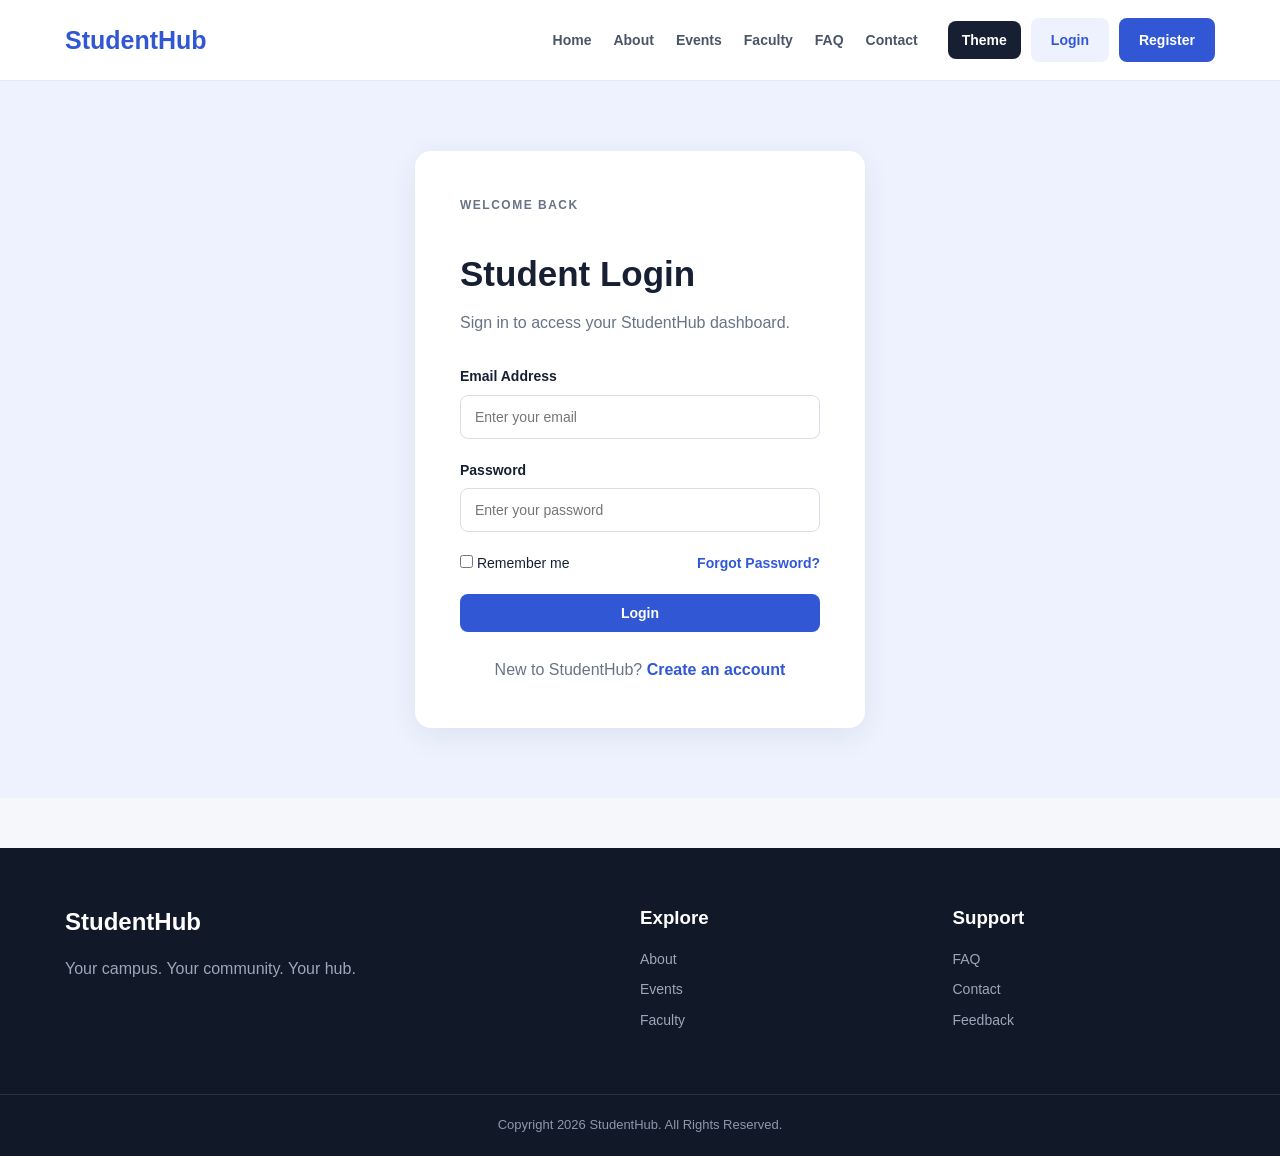
<file: login.html>
<!DOCTYPE html>
<html lang="en">
<head>
<meta charset="UTF-8">
<meta name="viewport" content="width=device-width, initial-scale=1.0">
<title>Login | StudentHub</title>
<link rel="stylesheet" href="CSS/style.css">
</head>
<body>

<header class="site-header">
<div class="header-container">
<a href="index.html" class="logo">StudentHub</a>
<button class="menu-toggle" id="menuToggle" aria-label="Open navigation menu">Menu</button>

<nav class="main-nav" id="mainNav" aria-label="Main navigation">
<a href="index.html">Home</a>
<a href="about.html">About</a>
<a href="events.html">Events</a>
<a href="faculty.html">Faculty</a>
<a href="faq.html">FAQ</a>
<a href="contact.html">Contact</a>
</nav>

<div class="header-buttons">
<button class="theme-btn" id="themeToggle">Theme</button>
<a href="login.html" class="login-btn">Login</a>
<a href="register.html" class="register-btn">Register</a>
</div>
</div>
</header>

<main>
<section class="login-page">
<div class="login-card">

<p class="section-label">WELCOME BACK</p>
<h1>Student Login</h1>
<p>Sign in to access your StudentHub dashboard.</p>

<form class="student-form" id="loginForm" action="login.php" method="POST">

<div class="form-group">
<label for="email">Email Address</label>
<input type="email" id="email" name="email" placeholder="Enter your email" required>
</div>

<div class="form-group">
<label for="password">Password</label>
<input type="password" id="password" name="password" placeholder="Enter your password" required>
</div>

<div class="login-options">
<label><input type="checkbox" name="remember" value="1"> Remember me</label>
<a href="#">Forgot Password?</a>
</div>

<button type="submit" class="primary-btn full-btn">Login</button>

<p id="loginMessage" class="form-message"></p>

<p class="form-footer">New to StudentHub? <a href="register.html">Create an account</a></p>

</form>
</div>
</section>
</main>

<footer class="site-footer">
<div class="footer-container">
<div>
<h2>StudentHub</h2>
<p>Your campus. Your community. Your hub.</p>
</div>
<div>
<h3>Explore</h3>
<a href="about.html">About</a>
<a href="events.html">Events</a>
<a href="faculty.html">Faculty</a>
</div>
<div>
<h3>Support</h3>
<a href="faq.html">FAQ</a>
<a href="contact.html">Contact</a>
<a href="feedback.html">Feedback</a>
</div>
</div>
<div class="footer-bottom">
<p>Copyright 2026 StudentHub. All Rights Reserved.</p>
</div>
</footer>

<script src="JS/script.js"></script>
</body>
</html>
</file>
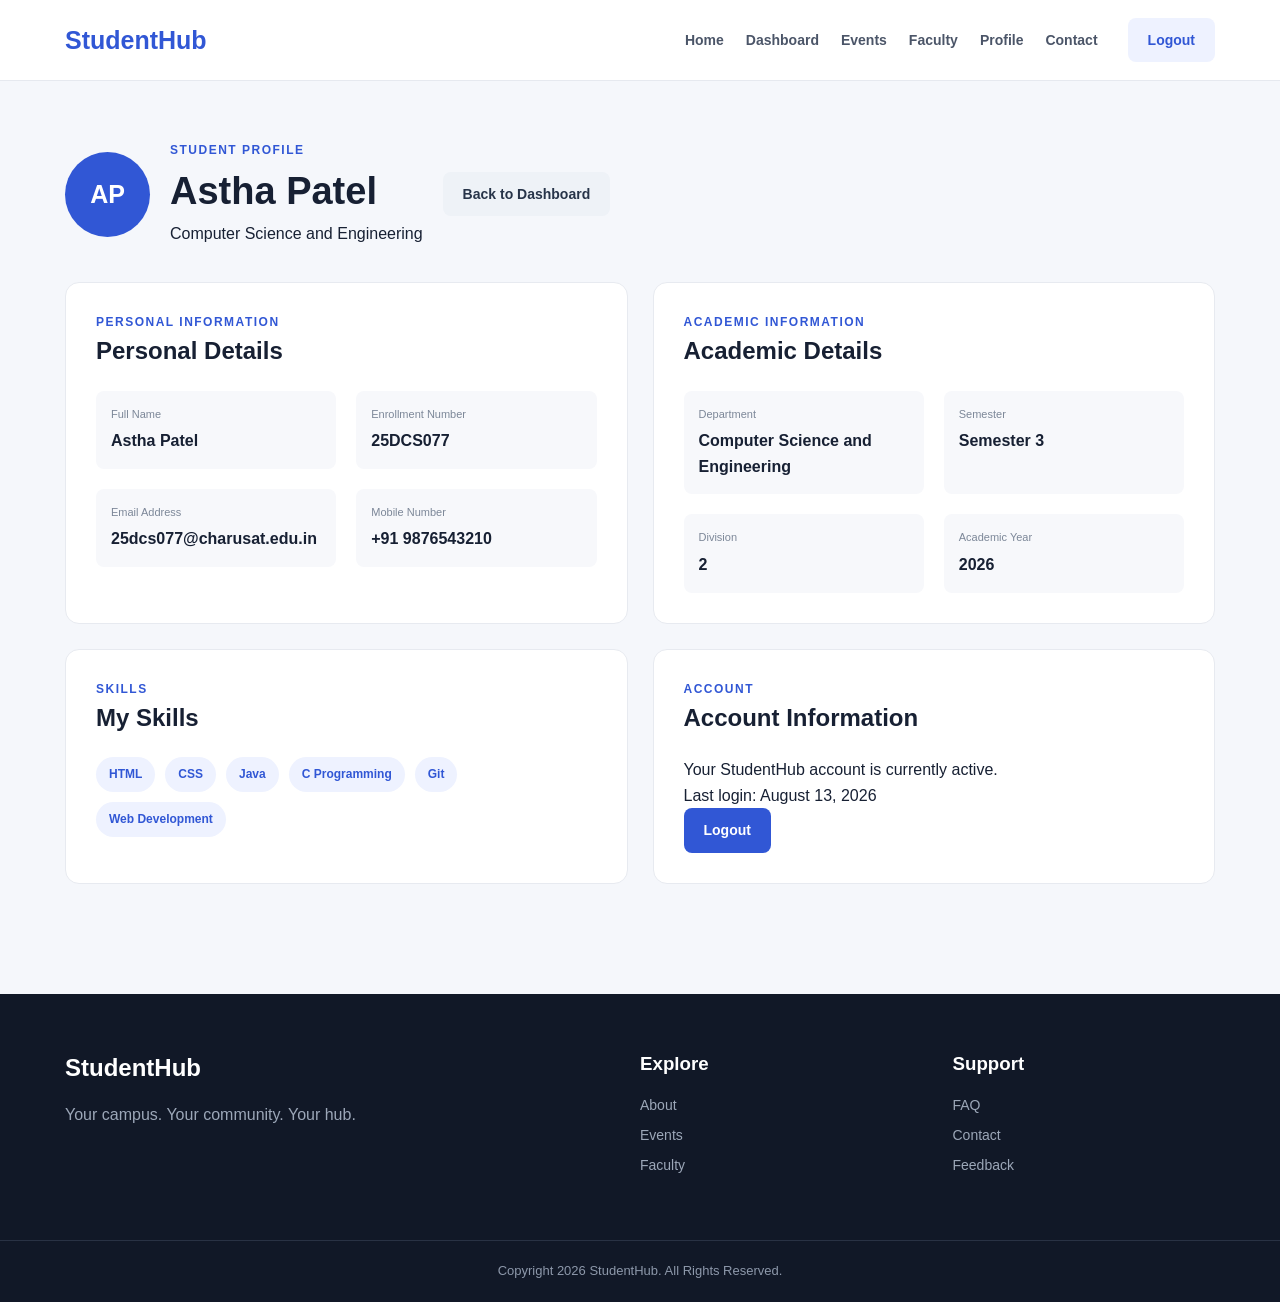
<file: profile.html>
<!DOCTYPE html>
<html lang="en">
<head>
<meta charset="UTF-8">
<meta name="viewport" content="width=device-width, initial-scale=1.0">
<title>Profile | StudentHub</title>
<link rel="stylesheet" href="CSS/style.css">
</head>
<body>

<header class="site-header">
<div class="header-container">
<a href="index.html" class="logo">StudentHub</a>
<nav class="main-nav" aria-label="Main navigation">
<a href="index.html">Home</a>
<a href="dashboard.html">Dashboard</a>
<a href="events.html">Events</a>
<a href="faculty.html">Faculty</a>
<a href="profile.html">Profile</a>
<a href="contact.html">Contact</a>
</nav>
<div class="header-buttons">
<a href="index.html" class="login-btn">Logout</a>
</div>
</div>
</header>

<main>

<section class="profile-page">

<div class="profile-header">
<div class="profile-avatar">AP</div>
<div>
<p class="section-label">STUDENT PROFILE</p>
<h1>Astha Patel</h1>
<p>Computer Science and Engineering</p>
</div>
<a href="dashboard.html" class="secondary-btn">Back to Dashboard</a>
</div>

<div class="profile-grid">

<section class="profile-card">
<div class="card-heading">
<div>
<p class="section-label">PERSONAL INFORMATION</p>
<h2>Personal Details</h2>
</div>
</div>

<div class="profile-details">
<div>
<span>Full Name</span>
<strong>Astha Patel</strong>
</div>
<div>
<span>Enrollment Number</span>
<strong>25DCS077</strong>
</div>
<div>
<span>Email Address</span>
<strong>25dcs077@charusat.edu.in</strong>
</div>
<div>
<span>Mobile Number</span>
<strong>+91 9876543210</strong>
</div>
</div>
</section>

<section class="profile-card">
<div class="card-heading">
<div>
<p class="section-label">ACADEMIC INFORMATION</p>
<h2>Academic Details</h2>
</div>
</div>

<div class="profile-details">
<div>
<span>Department</span>
<strong>Computer Science and Engineering</strong>
</div>
<div>
<span>Semester</span>
<strong>Semester 3</strong>
</div>
<div>
<span>Division</span>
<strong>2</strong>
</div>
<div>
<span>Academic Year</span>
<strong>2026</strong>
</div>
</div>
</section>

<section class="profile-card">
<div class="card-heading">
<div>
<p class="section-label">SKILLS</p>
<h2>My Skills</h2>
</div>
</div>

<div class="skill-list">
<span>HTML</span>
<span>CSS</span>
<span>Java</span>
<span>C Programming</span>
<span>Git</span>
<span>Web Development</span>
</div>
</section>

<section class="profile-card">
<div class="card-heading">
<div>
<p class="section-label">ACCOUNT</p>
<h2>Account Information</h2>
</div>
</div>

<p>Your StudentHub account is currently active.</p>
<p>Last login: August 13, 2026</p>

<a href="login.html" class="primary-btn">Logout</a>
</section>

</div>

</section>

</main>

<footer class="site-footer">
<div class="footer-container">
<div>
<h2>StudentHub</h2>
<p>Your campus. Your community. Your hub.</p>
</div>
<div>
<h3>Explore</h3>
<a href="about.html">About</a>
<a href="events.html">Events</a>
<a href="faculty.html">Faculty</a>
</div>
<div>
<h3>Support</h3>
<a href="faq.html">FAQ</a>
<a href="contact.html">Contact</a>
<a href="feedback.html">Feedback</a>
</div>
</div>
<div class="footer-bottom">
<p>Copyright 2026 StudentHub. All Rights Reserved.</p>
</div>
</footer>

</body>
</html>
</file>
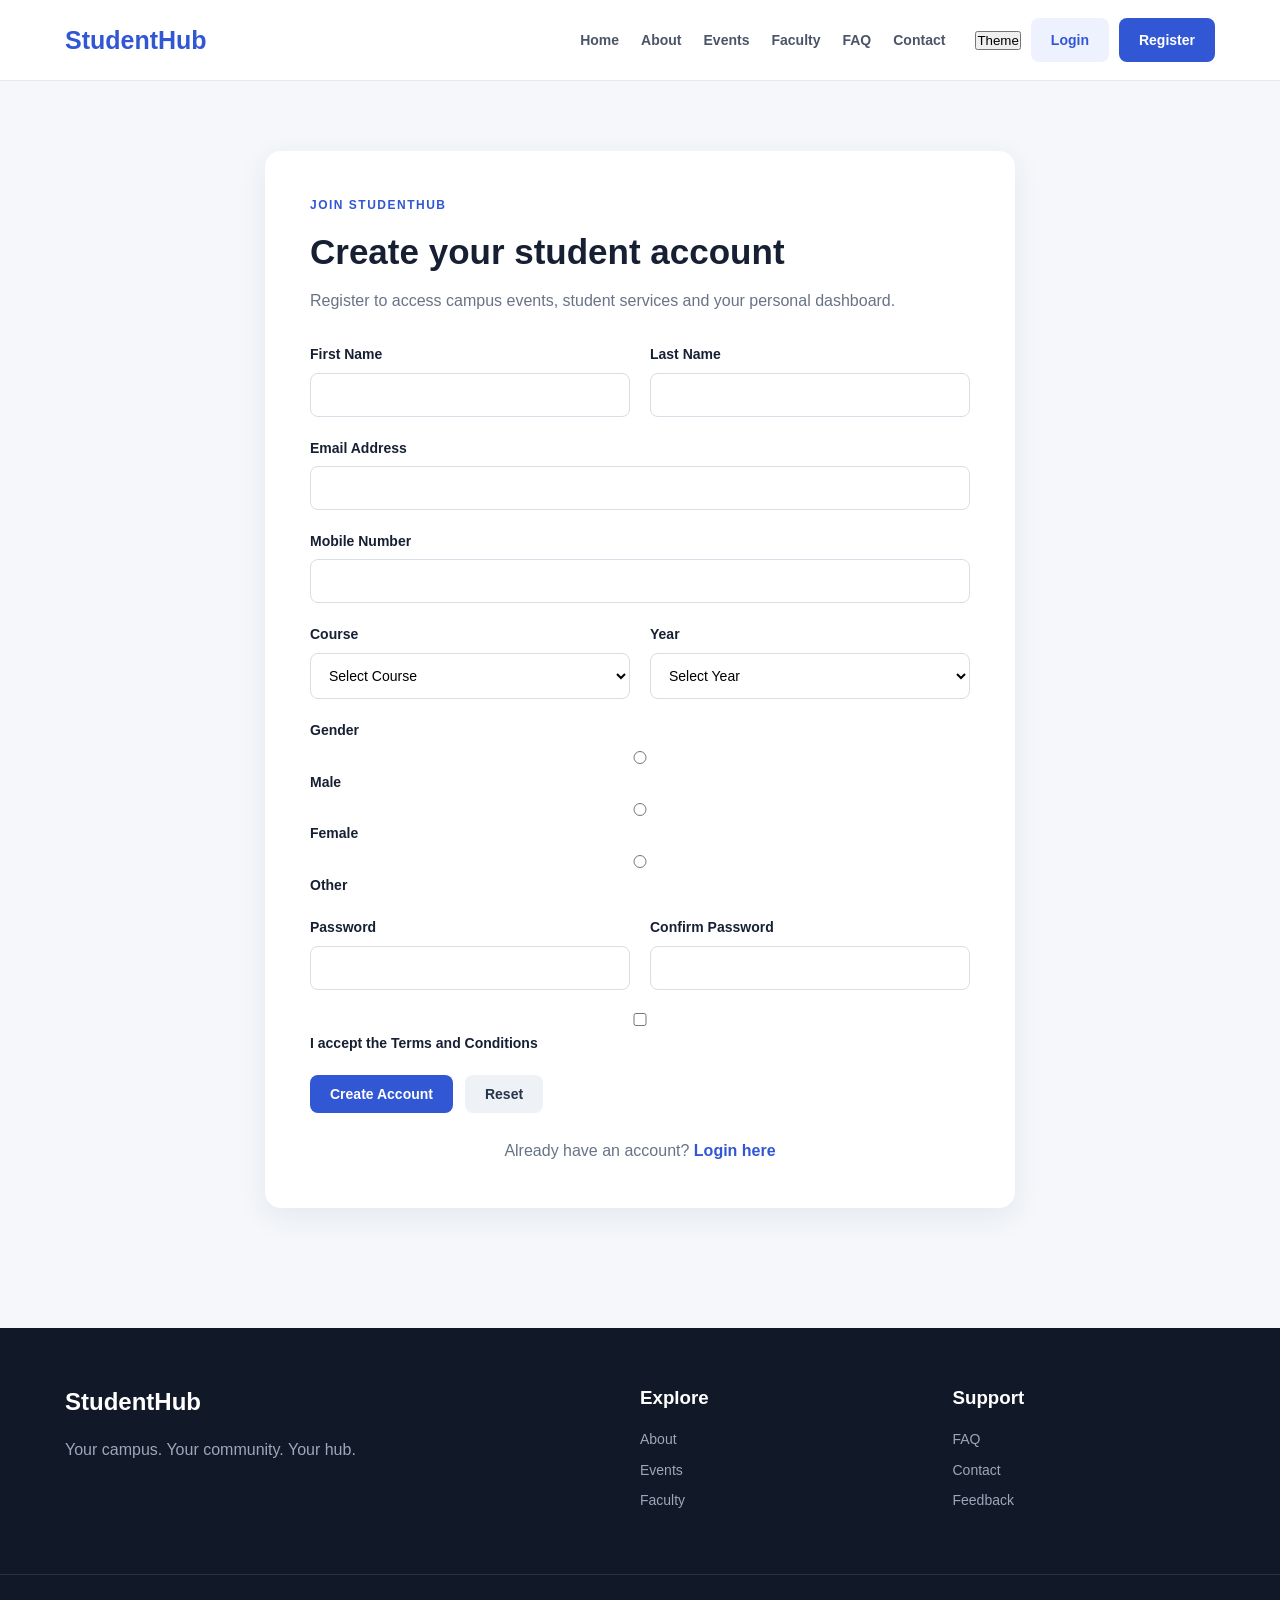
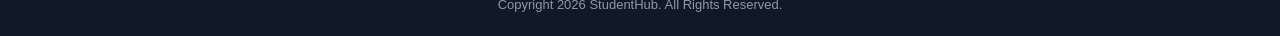
<file: register.html>
<!DOCTYPE html>
<html lang="en">

<head>
<meta charset="UTF-8">
<meta name="viewport" content="width=device-width, initial-scale=1.0">

<title>Register | StudentHub</title>

<link rel="stylesheet" href="CSS/style.css">
</head>

<body>

<header class="site-header">

<div class="header-container">

<a href="index.html" class="logo">StudentHub</a>

<nav class="main-nav" id="mainNav" aria-label="Main navigation">

<a href="index.html">Home</a>
<a href="about.html">About</a>
<a href="events.html">Events</a>
<a href="faculty.html">Faculty</a>
<a href="faq.html">FAQ</a>
<a href="contact.html">Contact</a>

</nav>

<div class="header-buttons">

<button type="button" id="themeToggle">Theme</button>

<a href="login.html" class="login-btn">Login</a>

<a href="register.html" class="register-btn">Register</a>

</div>

</div>

</header>


<main>

<section class="form-page">

<div class="form-container">

<p class="section-label">JOIN STUDENTHUB</p>

<h1>Create your student account</h1>

<p class="form-intro">
Register to access campus events, student services and your personal dashboard.
</p>
<form
    class="student-form"
    id="registerForm"
    action="register.php"
    method="POST"
    novalidate
>


<div class="form-row">

<div class="form-group">

<label for="fname">First Name</label>

<input
    type="text"
    id="fname"
    name="fname"
>

<small
    class="error-message"
    id="fnameError">
</small>

</div>


<div class="form-group">

<label for="lname">Last Name</label>

<input
    type="text"
    id="lname"
    name="lname"
>

<small
    class="error-message"
    id="lnameError">
</small>

</div>

</div>



<div class="form-group">

<label for="email">Email Address</label>

<input
    type="email"
    id="email"
    name="email"
>

<small
    class="error-message"
    id="emailError">
</small>

</div>



<div class="form-group">

<label for="mobile">Mobile Number</label>

<input
    type="tel"
    id="mobile"
    name="mobile"
>

<small
    class="error-message"
    id="mobileError">
</small>

</div>



<div class="form-row">


<div class="form-group">

<label for="course">Course</label>

<select
    id="course"
    name="course"
>

<option value="">Select Course</option>

<option value="Computer Engineering">
Computer Engineering
</option>

<option value="Computer Science">
Computer Science
</option>

<option value="Information Technology">
Information Technology
</option>

<option value="Electronics Engineering">
Electronics Engineering
</option>

</select>

<small
    class="error-message"
    id="courseError">
</small>

</div>



<div class="form-group">

<label for="year">Year</label>

<select
    id="year"
    name="year"
>

<option value="">Select Year</option>

<option value="1">Year 1</option>

<option value="2">Year 2</option>

<option value="3">Year 3</option>

<option value="4">Year 4</option>

</select>

<small
    class="error-message"
    id="yearError">
</small>

</div>

</div>



<div class="form-group">

<label>Gender</label>

<div class="radio-group">

<label>
<input
    type="radio"
    name="gender"
    value="Male"
>
Male
</label>


<label>
<input
    type="radio"
    name="gender"
    value="Female"
>
Female
</label>


<label>
<input
    type="radio"
    name="gender"
    value="Other"
>
Other
</label>

</div>

<small
    class="error-message"
    id="genderError">
</small>

</div>



<div class="form-row">


<div class="form-group">

<label for="password">Password</label>

<input
    type="password"
    id="password"
    name="password"
>

<small id="passwordStrength"></small>

<small
    class="error-message"
    id="passwordError">
</small>

</div>



<div class="form-group">

<label for="confirm">Confirm Password</label>

<input
    type="password"
    id="confirm"
    name="confirm"
>

<small
    class="error-message"
    id="confirmError">
</small>

</div>

</div>



<div class="form-group terms-group">

<label>

<input
    type="checkbox"
    id="terms"
    name="terms"
    value="yes"
>

I accept the Terms and Conditions

</label>

<small
    class="error-message"
    id="termsError">
</small>

</div>



<div class="form-actions">

<button
    type="submit"
    class="primary-btn"
>
Create Account
</button>

<button
    type="reset"
    class="secondary-btn"
>
Reset
</button>

</div>



<p class="form-footer">

Already have an account?

<a href="login.html">
Login here
</a>

</p>


<p id="registerMessage"></p>

</form>

</div>

</section>

</main>



<footer class="site-footer">

<div class="footer-container">


<div>

<h2>StudentHub</h2>

<p>
Your campus. Your community. Your hub.
</p>

</div>



<div>

<h3>Explore</h3>

<a href="about.html">About</a>

<a href="events.html">Events</a>

<a href="faculty.html">Faculty</a>

</div>



<div>

<h3>Support</h3>

<a href="faq.html">FAQ</a>

<a href="contact.html">Contact</a>

<a href="feedback.html">Feedback</a>

</div>


</div>



<div class="footer-bottom">

<p>
Copyright 2026 StudentHub. All Rights Reserved.
</p>
</div>
</footer>
<script src="JS/script.js"></script>
</body>
</html>
</file>
<file: CSS/style.css>
*{
margin:0;
padding:0;
box-sizing:border-box;
}

html{
scroll-behavior:smooth;
}

body{
font-family:Arial,Helvetica,sans-serif;
background:#f5f7fb;
color:#172033;
line-height:1.6;
}

a{
text-decoration:none;
color:inherit;
}

.site-header{
background:#fff;
border-bottom:1px solid #e6e9ef;
position:sticky;
top:0;
z-index:1000;
}

.header-container{
max-width:1200px;
margin:auto;
padding:18px 25px;
display:flex;
align-items:center;
gap:30px;
}

.logo{
font-size:25px;
font-weight:800;
color:#3157d5;
margin-right:auto;
}

.main-nav{
display:flex;
align-items:center;
gap:22px;
}

.main-nav a{
font-size:14px;
font-weight:600;
color:#4b5568;
}

.main-nav a:hover{
color:#3157d5;
}

.header-buttons{
display:flex;
align-items:center;
gap:10px;
}

.login-btn,
.register-btn,
.primary-btn,
.secondary-btn,
.theme-btn,
.menu-toggle{
display:inline-block;
padding:11px 20px;
border-radius:8px;
font-size:14px;
font-weight:700;
transition:0.3s;
border:none;
cursor:pointer;
}

.login-btn{
color:#3157d5;
background:#eef2ff;
}

.register-btn,
.primary-btn{
background:#3157d5;
color:#fff;
}

.login-btn:hover,
.register-btn:hover,
.primary-btn:hover{
opacity:0.9;
}

.secondary-btn{
background:#eef2f7;
color:#273449;
}

.theme-btn{
background:#172033;
color:#fff;
padding:11px 14px;
}

.menu-toggle{
display:none;
background:#3157d5;
color:#fff;
}

.notification-banner{
background:#172033;
color:#fff;
padding:12px 5%;
display:flex;
align-items:center;
justify-content:space-between;
gap:20px;
}

.notification-banner p{
margin:0;
font-size:14px;
}

.notification-banner button{
background:#fff;
color:#172033;
border:none;
padding:7px 14px;
border-radius:6px;
font-weight:700;
cursor:pointer;
}

main{
min-height:70vh;
}

.home-hero{
background:#eef2ff;
padding:90px 25px;
text-align:center;
}

.hero-content{
max-width:850px;
margin:0 auto;
}

.hero-content h1{
font-size:58px;
line-height:1.1;
margin:15px auto 20px;
}

.hero-content>p:not(.section-label){
max-width:700px;
margin:0 auto 25px;
color:#5f6b7a;
font-size:17px;
}

.hero-buttons{
display:flex;
justify-content:center;
gap:12px;
}

.section-label{
font-size:12px;
font-weight:800;
letter-spacing:1.5px;
color:#3157d5;
}

.page-hero{
background:#eef2ff;
padding:90px 25px;
text-align:center;
}

.page-hero h1{
font-size:48px;
line-height:1.15;
margin:10px auto 18px;
max-width:800px;
}

.page-hero>p:last-child{
max-width:700px;
margin:auto;
color:#5f6b7a;
font-size:17px;
}

.content-section,
.events-section,
.faculty-section,
.contact-section,
.feedback-section,
.faq-section{
max-width:1200px;
margin:auto;
padding:75px 25px;
}

.section-heading{
margin-bottom:35px;
}

.section-heading h2{
font-size:32px;
margin-top:5px;
}

.section-heading>p:last-child{
color:#687386;
margin-top:8px;
}

.feature-grid{
display:grid;
grid-template-columns:repeat(4,1fr);
gap:20px;
}

.feature-card{
background:#fff;
border:1px solid #e7eaf0;
border-radius:14px;
padding:30px;
box-shadow:0 5px 20px rgba(31,45,61,.05);
}

.feature-card span{
font-size:12px;
font-weight:800;
color:#3157d5;
}

.feature-card h3{
font-size:20px;
margin:10px 0;
}

.feature-card p{
color:#687386;
margin-bottom:15px;
}

.feature-card a{
color:#3157d5;
font-size:13px;
font-weight:700;
}

.stats-section{
background:#172033;
color:#fff;
display:grid;
grid-template-columns:repeat(4,1fr);
text-align:center;
padding:50px 25px;
}

.stats-section div{
border-right:1px solid #354055;
}

.stats-section div:last-child{
border-right:none;
}

.stats-section strong{
display:block;
font-size:35px;
}

.stats-section span{
color:#b9c1d0;
font-size:14px;
}

.full-event-grid{
display:grid;
grid-template-columns:1fr 1fr;
gap:25px;
}

.full-event-card{
background:#fff;
border:1px solid #e7eaf0;
border-radius:14px;
padding:28px;
display:flex;
gap:25px;
box-shadow:0 5px 20px rgba(31,45,61,.05);
}

.event-date-large{
min-width:80px;
height:90px;
background:#eef2ff;
color:#3157d5;
border-radius:12px;
display:flex;
flex-direction:column;
align-items:center;
justify-content:center;
}

.event-date-large strong{
font-size:32px;
line-height:1;
}

.event-date-large span{
font-size:10px;
font-weight:800;
margin-top:5px;
}

.event-category{
font-size:11px;
font-weight:800;
color:#3157d5;
}

.event-content h2{
margin:5px 0 10px;
}

.event-content p{
color:#687386;
font-size:14px;
margin-bottom:15px;
}

.form-page,
.login-page{
padding:70px 25px;
}

.form-container,
.feedback-card,
.login-card{
max-width:750px;
margin:auto;
background:#fff;
padding:45px;
border-radius:16px;
box-shadow:0 8px 30px rgba(31,45,61,.08);
}

.form-container h1,
.login-card h1{
font-size:35px;
margin:8px 0;
}

.form-intro,
.login-card>p{
color:#687386;
margin-bottom:30px;
}

.student-form{
margin-top:25px;
}

.form-row{
display:grid;
grid-template-columns:1fr 1fr;
gap:20px;
}

.form-group{
margin-bottom:20px;
}

.form-group label{
display:block;
font-size:14px;
font-weight:700;
margin-bottom:7px;
}

.form-group input,
.form-group select,
.form-group textarea{
width:100%;
padding:13px 14px;
border:1px solid #d8dde6;
border-radius:8px;
font-size:14px;
font-family:inherit;
outline:none;
background:#fff;
}

.form-group input:focus,
.form-group select:focus,
.form-group textarea:focus{
border-color:#3157d5;
}

.form-actions{
display:flex;
gap:12px;
margin-top:10px;
}

.form-footer{
text-align:center;
margin-top:25px;
color:#687386;
}

.form-footer a{
color:#3157d5;
font-weight:700;
}

.form-message{
margin-top:15px;
font-weight:700;
color:#3157d5;
}

.login-page{
background:#eef2ff;
min-height:75vh;
display:flex;
align-items:center;
justify-content:center;
}

.login-card{
width:100%;
max-width:450px;
}

.full-btn{
width:100%;
text-align:center;
}

.login-options{
display:flex;
justify-content:space-between;
align-items:center;
margin-bottom:20px;
font-size:14px;
}

.login-options a{
color:#3157d5;
font-weight:700;
}

.dashboard-header,
.admin-header{
max-width:1200px;
margin:auto;
padding:55px 25px 35px;
}

.dashboard-header h1,
.admin-header h1{
font-size:38px;
margin:5px 0;
}

.dashboard-header p:last-child,
.admin-header p:last-child{
color:#687386;
}

.dashboard-stats,
.admin-stats{
max-width:1200px;
margin:auto;
padding:0 25px 35px;
display:grid;
grid-template-columns:repeat(4,1fr);
gap:20px;
}

.dashboard-stat,
.admin-stat{
background:#fff;
padding:25px;
border:1px solid #e7eaf0;
border-radius:12px;
}

.dashboard-stat span,
.admin-stat span{
font-size:13px;
font-weight:700;
color:#687386;
}

.dashboard-stat strong,
.admin-stat strong{
display:block;
font-size:32px;
margin:5px 0;
color:#3157d5;
}

.dashboard-stat p,
.admin-stat p{
font-size:13px;
color:#8a94a5;
}

.dashboard-grid{
max-width:1200px;
margin:auto;
padding:0 25px 70px;
display:grid;
grid-template-columns:2fr 1fr;
gap:25px;
}

.dashboard-main,
.dashboard-sidebar{
display:flex;
flex-direction:column;
gap:25px;
}

.dashboard-card{
background:#fff;
border:1px solid #e7eaf0;
border-radius:14px;
padding:30px;
}

.card-heading{
display:flex;
justify-content:space-between;
align-items:center;
margin-bottom:20px;
}

.dashboard-event{
display:flex;
align-items:center;
gap:18px;
padding:18px 0;
border-top:1px solid #edf0f4;
}

.event-date{
width:55px;
height:55px;
background:#eef2ff;
color:#3157d5;
border-radius:10px;
display:flex;
flex-direction:column;
align-items:center;
justify-content:center;
}

.event-date strong{
font-size:20px;
line-height:1;
}

.event-date span{
font-size:9px;
font-weight:800;
}

.dashboard-event h3{
font-size:16px;
}

.dashboard-event p{
font-size:13px;
color:#788395;
}

.notification-list,
.activity-list{
list-style:none;
}

.notification-list li,
.activity-list li{
padding:13px 0;
border-bottom:1px solid #edf0f4;
font-size:14px;
color:#566274;
}

.faculty-grid{
display:grid;
grid-template-columns:repeat(3,1fr);
gap:25px;
}

.faculty-card{
background:#fff;
border:1px solid #e7eaf0;
border-radius:14px;
overflow:hidden;
box-shadow:0 5px 20px rgba(31,45,61,.05);
}

.faculty-photo{
height:150px;
background:#eef2ff;
display:flex;
align-items:center;
justify-content:center;
font-size:40px;
font-weight:800;
color:#3157d5;
}

.faculty-info{
padding:25px;
}

.faculty-info>span{
font-size:11px;
font-weight:800;
color:#3157d5;
}

.faculty-info h2{
margin:7px 0;
font-size:21px;
}

.faculty-info p{
color:#687386;
font-size:13px;
margin-bottom:5px;
}

.profile-page{
max-width:1200px;
margin:auto;
padding:60px 25px;
}

.profile-header{
display:flex;
align-items:center;
gap:20px;
margin-bottom:35px;
}

.profile-header h1{
font-size:38px;
}

.profile-avatar{
width:85px;
height:85px;
border-radius:50%;
background:#3157d5;
color:#fff;
display:flex;
align-items:center;
justify-content:center;
font-size:25px;
font-weight:800;
}

.profile-grid{
display:grid;
grid-template-columns:1fr 1fr;
gap:25px;
}

.profile-card{
background:#fff;
border:1px solid #e7eaf0;
border-radius:14px;
padding:30px;
}

.profile-details{
display:grid;
grid-template-columns:1fr 1fr;
gap:20px;
}

.profile-details div{
padding:15px;
background:#f7f8fb;
border-radius:8px;
}

.profile-details span{
display:block;
font-size:11px;
color:#7c8798;
margin-bottom:5px;
}

.skill-list{
display:flex;
flex-wrap:wrap;
gap:10px;
}

.skill-list span{
padding:8px 13px;
background:#eef2ff;
color:#3157d5;
border-radius:20px;
font-size:12px;
font-weight:700;
}

.contact-grid{
display:grid;
grid-template-columns:1fr 1fr;
gap:40px;
}

.contact-form-card{
background:#fff;
border:1px solid #e7eaf0;
border-radius:14px;
padding:35px;
}

.contact-item{
padding:20px 0;
border-bottom:1px solid #e5e9ef;
}

.contact-item span{
font-size:11px;
font-weight:800;
color:#3157d5;
}

.contact-item h3{
margin:4px 0;
font-size:18px;
}

.contact-item p{
color:#687386;
font-size:14px;
}

.faq-container{
max-width:850px;
margin:auto;
display:flex;
flex-direction:column;
gap:15px;
}

.faq-item{
background:#fff;
border:1px solid #e7eaf0;
border-radius:14px;
overflow:hidden;
}

.faq-question{
width:100%;
background:#fff;
border:none;
padding:22px 25px;
font-size:17px;
font-weight:700;
text-align:left;
cursor:pointer;
color:#172033;
font-family:inherit;
}

.faq-question:hover{
color:#3157d5;
}

.faq-answer{
display:none;
padding:0 25px 22px;
}

.faq-item.active .faq-answer{
display:block;
}

.faq-answer p{
color:#687386;
font-size:14px;
}

.admin-grid{
max-width:1200px;
margin:auto;
padding:0 25px 35px;
display:grid;
grid-template-columns:repeat(2,1fr);
gap:25px;
}

.admin-card{
background:#fff;
border:1px solid #e7eaf0;
border-radius:14px;
padding:30px;
}

.recent-section{
max-width:1150px;
margin:0 auto 70px;
}

.home-slider{
max-width:850px;
margin:auto;
}

.slider-item{
display:none;
}

.slider-item.active{
display:block;
}

.slider-controls{
display:flex;
justify-content:center;
gap:10px;
margin-top:20px;
}

.slider-controls button{
background:#3157d5;
color:#fff;
border:none;
padding:10px 18px;
border-radius:8px;
cursor:pointer;
font-weight:700;
}

.modal{
display:none;
position:fixed;
top:0;
left:0;
width:100%;
height:100%;
background:rgba(0,0,0,.5);
z-index:2000;
align-items:center;
justify-content:center;
padding:20px;
}

.modal.show{
display:flex;
}

.modal-content{
background:#fff;
max-width:500px;
width:100%;
padding:40px;
border-radius:16px;
position:relative;
}

.modal-content h2{
margin:10px 0;
}

.modal-content>p{
color:#687386;
margin-bottom:25px;
}

.modal-close{
position:absolute;
top:15px;
right:15px;
border:none;
background:#eef2ff;
color:#3157d5;
padding:8px 12px;
border-radius:6px;
cursor:pointer;
font-weight:700;
}

.site-footer{
background:#111827;
color:#fff;
margin-top:50px;
}

.footer-container{
max-width:1200px;
margin:auto;
padding:55px 25px;
display:grid;
grid-template-columns:2fr 1fr 1fr;
gap:50px;
}

.footer-container h2,
.footer-container h3{
margin-bottom:15px;
}

.footer-container p,
.footer-container a{
color:#9ca7b8;
}

.footer-container a{
display:block;
margin-bottom:8px;
font-size:14px;
}

.footer-bottom{
border-top:1px solid #293244;
text-align:center;
padding:20px;
color:#8d98aa;
font-size:13px;
}

.dark-mode{
background:#111827;
color:#f5f7fb;
}

.dark-mode .site-header,
.dark-mode .feature-card,
.dark-mode .full-event-card,
.dark-mode .form-container,
.dark-mode .login-card,
.dark-mode .contact-form-card,
.dark-mode .faq-item,
.dark-mode .faculty-card,
.dark-mode .profile-card,
.dark-mode .dashboard-card,
.dark-mode .admin-card,
.dark-mode .modal-content{
background:#1f2937;
border-color:#374151;
color:#f5f7fb;
}

.dark-mode .home-hero,
.dark-mode .page-hero,
.dark-mode .login-page{
background:#172033;
}

.dark-mode .hero-content>p:not(.section-label),
.dark-mode .page-hero>p:last-child,
.dark-mode .feature-card p,
.dark-mode .event-content p,
.dark-mode .contact-item p,
.dark-mode .faq-answer p,
.dark-mode .form-intro,
.dark-mode .login-card>p{
color:#c4cbd6;
}

.dark-mode .main-nav a{
color:#d1d5db;
}

.dark-mode .faq-question{
background:#1f2937;
color:#f5f7fb;
}

.dark-mode .form-group input,
.dark-mode .form-group select,
.dark-mode .form-group textarea{
background:#111827;
color:#fff;
border-color:#4b5563;
}

.dark-mode .secondary-btn{
background:#374151;
color:#fff;
}

@media(max-width:1000px){

.header-container{
position:relative;
flex-wrap:wrap;
}

.menu-toggle{
display:block;
}

.main-nav{
display:none;
width:100%;
flex-direction:column;
align-items:flex-start;
gap:0;
order:3;
}

.main-nav.show{
display:flex;
}

.main-nav a{
width:100%;
padding:12px 0;
border-top:1px solid #e6e9ef;
}

.feature-grid{
grid-template-columns:1fr 1fr;
}

.faculty-grid{
grid-template-columns:1fr 1fr;
}

.dashboard-stats,
.admin-stats{
grid-template-columns:1fr 1fr;
}

.dashboard-grid{
grid-template-columns:1fr;
}

}

@media(max-width:700px){

.header-container{
padding:15px;
gap:12px;
}

.header-buttons{
margin-left:auto;
}

.header-buttons .login-btn{
display:none;
}

.header-buttons .theme-btn{
padding:9px 11px;
}

.header-buttons .register-btn{
padding:9px 12px;
}

.notification-banner{
padding:10px 15px;
}

.notification-banner p{
font-size:12px;
}

.notification-banner button{
padding:6px 10px;
}

.page-hero{
padding:60px 20px;
}

.page-hero h1{
font-size:36px;
}

.hero-content h1{
font-size:40px;
}

.hero-buttons{
flex-direction:column;
align-items:center;
}

.content-section,
.events-section,
.faculty-section,
.contact-section,
.feedback-section,
.faq-section{
padding:50px 20px;
}

.feature-grid,
.faculty-grid,
.full-event-grid,
.profile-grid,
.contact-grid,
.admin-grid{
grid-template-columns:1fr;
}

.stats-section{
grid-template-columns:1fr 1fr;
gap:25px;
}

.stats-section div{
border-right:none;
}

.footer-container{
grid-template-columns:1fr;
gap:30px;
padding:40px 20px;
}

.form-row{
grid-template-columns:1fr;
gap:0;
}

.form-container,
.login-card,
.feedback-card{
padding:30px 20px;
}

.dashboard-stats,
.admin-stats{
grid-template-columns:1fr 1fr;
padding-left:20px;
padding-right:20px;
}

.dashboard-grid{
padding-left:20px;
padding-right:20px;
}

.full-event-card{
display:block;
}

.event-date-large{
margin-bottom:20px;
}

.profile-header{
flex-wrap:wrap;
}

.profile-details{
grid-template-columns:1fr;
}

.login-options{
flex-direction:column;
align-items:flex-start;
gap:10px;
}

.form-actions{
flex-direction:column;
}

.faq-question{
font-size:15px;
padding:18px;
}

.faq-answer{
padding:0 18px 18px;
}

.modal-content{
padding:35px 25px;
}

}
.weather-section{
    max-width:1200px;
    margin:auto;
    padding:70px 25px;
    text-align:center;
}

.weather-section h2{
    font-size:36px;
    margin:10px 0 25px;
}

.weather-search{
    display:flex;
    justify-content:center;
    gap:10px;
    margin-bottom:35px;
}

.weather-search input{
    width:300px;
    padding:14px;
    border:1px solid #d6dbe5;
    border-radius:8px;
    font-size:16px;
}

.weather-search button{
    padding:14px 25px;
    border:none;
    border-radius:8px;
    background:#3157d5;
    color:white;
    font-size:16px;
    cursor:pointer;
}

.weather-search button:hover{
    background:#2445b5;
}

#weather{
    max-width:400px;
    margin:auto;
    padding:30px;
    background:white;
    border:1px solid #e1e5ec;
    border-radius:15px;
    box-shadow:0 8px 25px rgba(0,0,0,0.08);
}

#weather img{
    width:100px;
    height:100px;
}

#weather h3{
    font-size:28px;
    margin:10px 0;
}

#weather p{
    font-size:18px;
    margin:8px 0;
}

@media(max-width:700px){

    .weather-search{
        flex-direction:column;
        align-items:center;
    }

    .weather-search input{
        width:90%;
    }

    .weather-search button{
        width:150px;
    }

    .weather-section h2{
        font-size:28px;
    }
}
/* =========================
   EVENTS PAGE
========================= */

.event-controls {
    background: #ffffff;
    border: 1px solid #e7eaf0;
    border-radius: 14px;
    padding: 22px;
    margin-bottom: 25px;

    display: flex;
    gap: 12px;
    flex-wrap: wrap;

    box-shadow: 0 5px 20px rgba(31,45,61,.05);
}


#eventSearch,
#eventCategory,
#eventSort {

    padding: 13px 15px;

    border: 1px solid #d8dde6;

    border-radius: 8px;

    font-size: 14px;

    font-family: inherit;

    background: #ffffff;

    color: #172033;

    outline: none;
}


#eventSearch {
    flex: 1;
    min-width: 250px;
}


#eventCategory,
#eventSort {
    min-width: 180px;
}


#eventSearch:focus,
#eventCategory:focus,
#eventSort:focus {
    border-color: #3157d5;
}


#eventStatus {

    color: #172033;

    font-size: 15px;

    font-weight: 700;

    margin-bottom: 25px;
}


/* Event Grid */

#eventList {

    display: grid;

    grid-template-columns:
        repeat(2, minmax(0, 1fr));

    gap: 25px;
}


/* Event Card */

.event-card {

    background: #ffffff;

    border: 1px solid #e7eaf0;

    border-radius: 14px;

    padding: 28px;

    box-shadow:
        0 5px 20px rgba(31,45,61,.05);

    transition: 0.3s;

    position: relative;
}


/* Blue top border */

.event-card::before {

    content: "";

    position: absolute;

    top: 0;
    left: 0;

    width: 100%;
    height: 4px;

    background: #3157d5;

    border-radius:
        14px 14px 0 0;
}


.event-card:hover {

    transform: translateY(-4px);

    box-shadow:
        0 10px 30px rgba(31,45,61,.10);
}


.event-card h2 {

    color: #172033;

    font-size: 23px;

    margin:
        5px 0 20px;
}


.event-card p {

    color: #687386;

    font-size: 14px;

    line-height: 1.6;

    margin: 10px 0;
}


.event-card strong {

    color: #172033;
}


/* Pagination */

.pagination {

    display: flex;

    justify-content: center;

    gap: 8px;

    margin-top: 30px;
}


.pagination button {

    border: none;

    background: #eef2ff;

    color: #3157d5;

    padding: 9px 14px;

    border-radius: 8px;

    cursor: pointer;

    font-weight: 700;
}


.pagination button:hover,
.pagination button.active {

    background: #3157d5;

    color: #ffffff;
}


/* Mobile */

@media (max-width: 700px) {

    .event-controls {

        flex-direction: column;

    }

    #eventSearch,
    #eventCategory,
    #eventSort {

        width: 100%;

    }

    #eventList {

        grid-template-columns: 1fr;

    }

}
</file>
